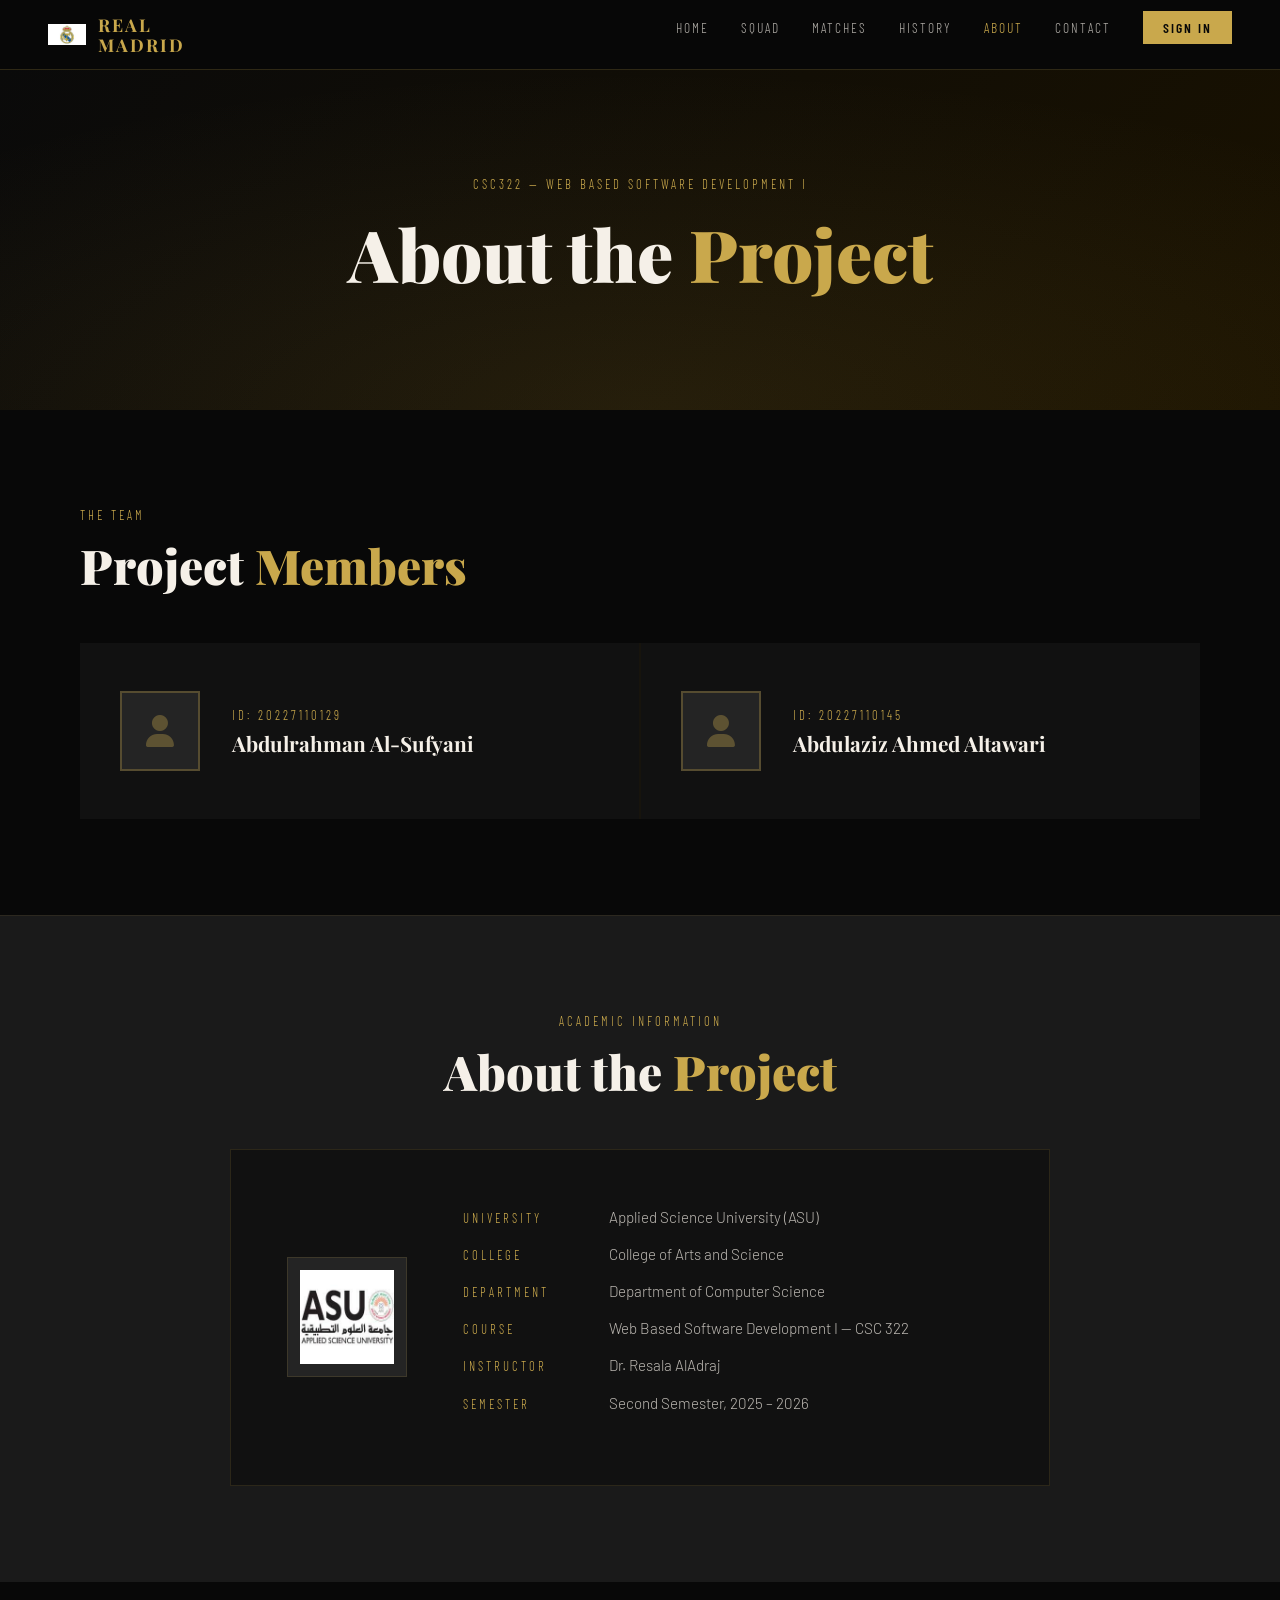
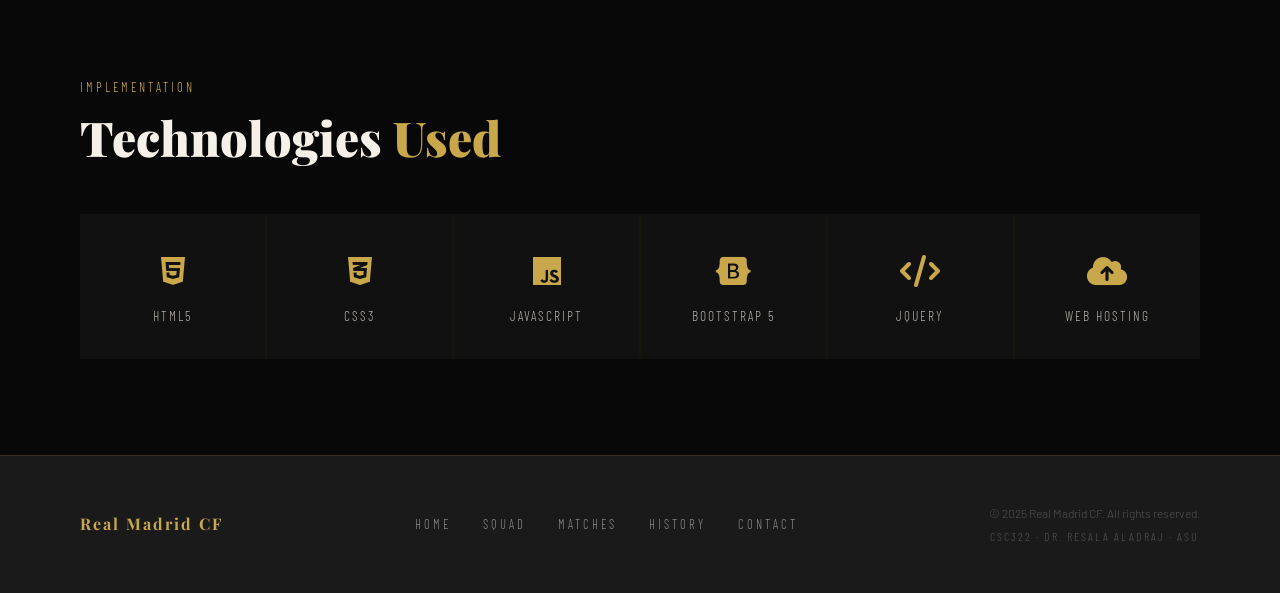
<file: about.html>
<!DOCTYPE html>
<html lang="en">
<head>
  <meta charset="UTF-8"/>
  <meta name="viewport" content="width=device-width, initial-scale=1.0"/>
  <title>Real Madrid CF — About the Project</title>
  <link href="https://cdn.jsdelivr.net/npm/bootstrap@5.3.3/dist/css/bootstrap.min.css" rel="stylesheet"/>
  <link href="https://fonts.googleapis.com/css2?family=Playfair+Display:wght@700;900&family=Barlow:wght@300;400;600&family=Barlow+Condensed:wght@700;900&display=swap" rel="stylesheet"/>
  <link rel="stylesheet" href="https://cdnjs.cloudflare.com/ajax/libs/font-awesome/6.5.0/css/all.min.css"/>
  <link rel="stylesheet" href="css/style.css"/>
  <style>
    .about-page { padding-top: 70px; }
    .team-section { padding: 6rem 5rem; }
    .team-grid {
      display: grid; grid-template-columns: repeat(2,1fr);
      gap: 1.5px; background: rgba(201,168,76,0.08); margin-top: 3rem;
    }
    .team-card {
      background: var(--dark); padding: 3rem 2.5rem;
      display: flex; align-items: center; gap: 2rem;
      transition: background 0.3s;
    }
    .team-card:hover { background: var(--dark-2); }
    .team-avatar {
      width: 80px; height: 80px; flex-shrink: 0;
      border: 2px solid rgba(201,168,76,0.3);
      background: var(--dark-3);
      display: flex; align-items: center; justify-content: center;
      font-size: 2rem; color: rgba(201,168,76,0.35);
    }
    .team-id {
      font-family: 'Barlow Condensed', sans-serif;
      font-size: 0.85rem; letter-spacing: 3px;
      text-transform: uppercase; color: var(--gold); margin-bottom: 0.4rem;
    }
    .team-name {
      font-family: 'Playfair Display', serif;
      font-size: 1.3rem; font-weight: 700; line-height: 1.2;
    }
    .uni-section {
      padding: 6rem 5rem; background: var(--dark-2);
      border-top: 1px solid rgba(201,168,76,0.1);
    }
    .uni-card {
      max-width: 820px; margin: 3rem auto 0;
      background: var(--dark);
      border: 1px solid rgba(201,168,76,0.15);
      padding: 3.5rem;
      display: grid; grid-template-columns: auto 1fr;
      gap: 3.5rem; align-items: center;
    }
    .uni-logo {
      width: 120px; height: 120px;
      object-fit: contain;
      border: 1px solid rgba(201,168,76,0.15);
      padding: 0.75rem; background: var(--dark-3);
    }
    .uni-row {
      display: flex; gap: 1rem; align-items: baseline; margin-bottom: 0.9rem;
    }
    .uni-label {
      font-family: 'Barlow Condensed', sans-serif;
      font-size: 0.85rem; letter-spacing: 3px;
      text-transform: uppercase; color: var(--gold);
      flex-shrink: 0; min-width: 130px;
    }
    .uni-val { font-size: 0.95rem; color: rgba(245,240,232,0.75); line-height: 1.5; }
    .tech-section { padding: 6rem 5rem; }
    .tech-grid {
      display: grid; grid-template-columns: repeat(auto-fill, minmax(160px,1fr));
      gap: 1.5px; background: rgba(201,168,76,0.08); margin-top: 3rem;
    }
    .tech-card {
      background: var(--dark); padding: 2rem 1.5rem; text-align: center;
      transition: background 0.3s;
    }
    .tech-card:hover { background: var(--dark-2); }
    .tech-icon { font-size: 2rem; color: var(--gold); margin-bottom: 0.75rem; }
    .tech-name {
      font-family: 'Barlow Condensed', sans-serif;
      font-size: 0.85rem; letter-spacing: 2px;
      text-transform: uppercase; color: rgba(245,240,232,0.7);
    }
    @media (max-width: 900px) {
      .team-section, .uni-section, .tech-section { padding: 4rem 2rem; }
      .team-grid { grid-template-columns: 1fr; }
      .uni-card { grid-template-columns: 1fr; text-align: center; }
      .uni-logo { margin: 0 auto; }
      .uni-row { flex-direction: column; gap: 0.2rem; }
    }
  </style>
</head>
<body>

<nav>
  <a class="nav-logo" href="index.html">
    <img src="images/realmadrid.jpg" alt="Real Madrid" class="nav-logo-img"/>
    <div class="nav-brand">Real<br>Madrid</div>
  </a>
  <ul class="nav-links">
    <li><a href="index.html">Home</a></li>
    <li><a href="squad.html">Squad</a></li>
    <li><a href="matches.html">Matches</a></li>
    <li><a href="history.html">History</a></li>
    <li><a href="about.html" class="active-link">About</a></li>
    <li><a href="contact.html">Contact</a></li>
    <li><a href="login.html" class="nav-cta">Sign In</a></li>
  </ul>
</nav>

<div class="about-page">
  <div class="page-hero">
    <p class="page-hero-sub">CSC322 — Web Based Software Development I</p>
    <h1 class="page-hero-title">About the <span style="color:var(--gold)">Project</span></h1>
  </div>

  <!-- TEAM -->
  <section class="team-section">
    <p class="section-eyebrow">The Team</p>
    <h2 class="section-title">Project <span>Members</span></h2>
    <div class="team-grid">
      <div class="team-card">
        <div class="team-avatar"><i class="fas fa-user"></i></div>
        <div>
          <div class="team-id">ID: 20227110129</div>
          <div class="team-name">Abdulrahman Al-Sufyani</div>
        </div>
      </div>
      <div class="team-card">
        <div class="team-avatar"><i class="fas fa-user"></i></div>
        <div>
          <div class="team-id">ID: 20227110145</div>
          <div class="team-name">Abdulaziz Ahmed Altawari</div>
        </div>
      </div>
    </div>
  </section>

  <!-- UNIVERSITY -->
  <section class="uni-section">
    <p class="section-eyebrow" style="text-align:center;">Academic Information</p>
    <h2 class="section-title" style="text-align:center;">About the <span>Project</span></h2>
    <div class="uni-card">
      <img src="images/ASU.jpg" alt="ASU Logo" class="uni-logo"/>
      <div>
        <div class="uni-row"><span class="uni-label">University</span><span class="uni-val">Applied Science University (ASU)</span></div>
        <div class="uni-row"><span class="uni-label">College</span><span class="uni-val">College of Arts and Science</span></div>
        <div class="uni-row"><span class="uni-label">Department</span><span class="uni-val">Department of Computer Science</span></div>
        <div class="uni-row"><span class="uni-label">Course</span><span class="uni-val">Web Based Software Development I — CSC 322</span></div>
        <div class="uni-row"><span class="uni-label">Instructor</span><span class="uni-val">Dr. Resala AlAdraj</span></div>
        <div class="uni-row"><span class="uni-label">Semester</span><span class="uni-val">Second Semester, 2025 – 2026</span></div>
      </div>
    </div>
  </section>

  <!-- TECH STACK -->
  <section class="tech-section">
    <p class="section-eyebrow">Implementation</p>
    <h2 class="section-title">Technologies <span>Used</span></h2>
    <div class="tech-grid">
      <div class="tech-card"><div class="tech-icon"><i class="fab fa-html5"></i></div><div class="tech-name">HTML5</div></div>
      <div class="tech-card"><div class="tech-icon"><i class="fab fa-css3-alt"></i></div><div class="tech-name">CSS3</div></div>
      <div class="tech-card"><div class="tech-icon"><i class="fab fa-js"></i></div><div class="tech-name">JavaScript</div></div>
      <div class="tech-card"><div class="tech-icon"><i class="fab fa-bootstrap"></i></div><div class="tech-name">Bootstrap 5</div></div>
      <div class="tech-card"><div class="tech-icon"><i class="fas fa-code"></i></div><div class="tech-name">jQuery</div></div>
      <div class="tech-card"><div class="tech-icon"><i class="fas fa-cloud-upload-alt"></i></div><div class="tech-name">Web Hosting</div></div>
    </div>
  </section>
</div>

<footer>
  <div class="footer-brand">Real Madrid CF</div>
  <div class="footer-links">
    <a href="index.html">Home</a><a href="squad.html">Squad</a>
    <a href="matches.html">Matches</a><a href="history.html">History</a><a href="contact.html">Contact</a>
  </div>
  <div>
    <div class="footer-copy">© 2025 Real Madrid CF. All rights reserved.</div>
    <div class="footer-project">CSC322 · Dr. Resala AlAdraj · ASU</div>
  </div>
</footer>
<script src="https://cdn.jsdelivr.net/npm/bootstrap@5.3.3/dist/js/bootstrap.bundle.min.js"></script>
<script src="https://code.jquery.com/jquery-3.7.1.min.js"></script>
<script src="js/main.js"></script>
</body>
</html>
</file>
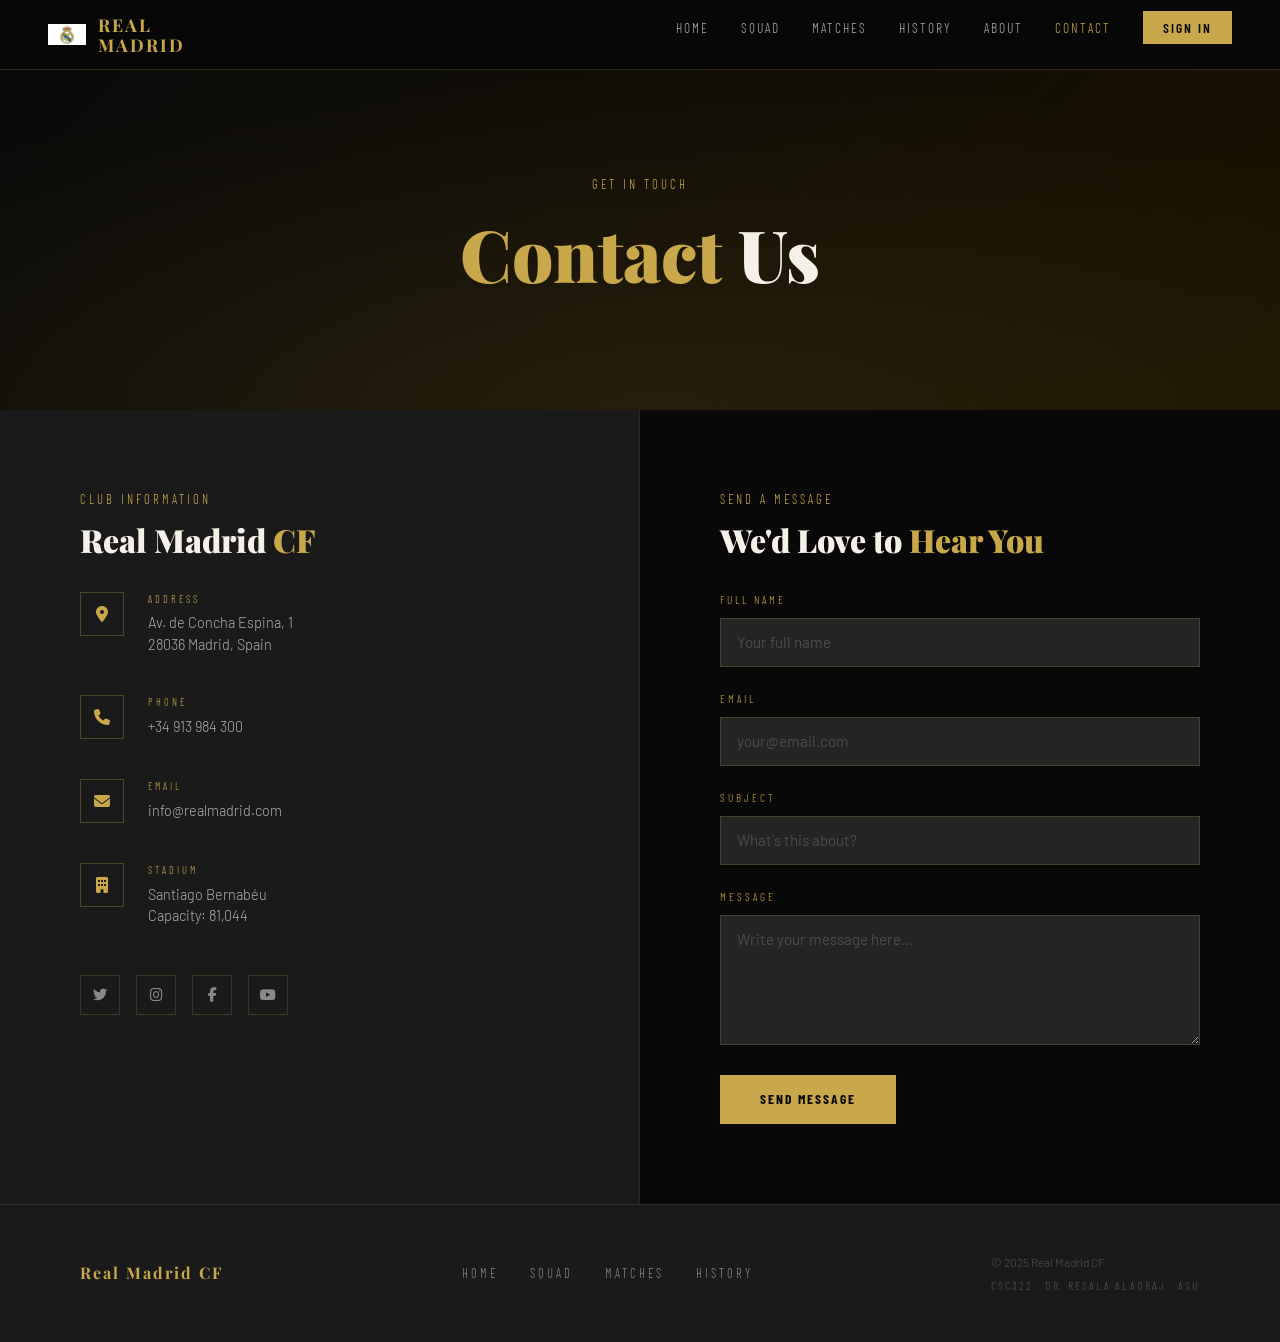
<file: contact.html>
<!DOCTYPE html>
<html lang="en">
<head>
  <meta charset="UTF-8"/>
  <meta name="viewport" content="width=device-width, initial-scale=1.0"/>
  <title>Real Madrid CF — Contact</title>
  <link href="https://cdn.jsdelivr.net/npm/bootstrap@5.3.3/dist/css/bootstrap.min.css" rel="stylesheet"/>
  <link href="https://fonts.googleapis.com/css2?family=Playfair+Display:wght@700;900&family=Barlow:wght@300;400;600&family=Barlow+Condensed:wght@700;900&display=swap" rel="stylesheet"/>
  <link rel="stylesheet" href="https://cdnjs.cloudflare.com/ajax/libs/font-awesome/6.5.0/css/all.min.css"/>
  <link rel="stylesheet" href="css/style.css"/>
</head>
<body>
<nav>
  <a class="nav-logo" href="index.html">
    <img src="images/realmadrid.jpg" alt="Real Madrid" class="nav-logo-img"/>
    <div class="nav-brand">Real<br>Madrid</div>
  </a>
  <ul class="nav-links">
    <li><a href="index.html">Home</a></li>
    <li><a href="squad.html">Squad</a></li>
    <li><a href="matches.html">Matches</a></li>
    <li><a href="history.html">History</a></li>
    <li><a href="about.html">About</a></li>
    <li><a href="contact.html" class="active-link">Contact</a></li>
    <li><a href="login.html" class="nav-cta">Sign In</a></li>
  </ul>
</nav>
<div class="rm-toast" id="toast"><div class="toast-title" id="toast-title"></div><div class="toast-msg" id="toast-msg"></div></div>
<div style="padding-top:70px;">
  <div class="page-hero">
    <p class="page-hero-sub">Get in Touch</p>
    <h1 class="page-hero-title"><span style="color:var(--gold)">Contact</span> Us</h1>
  </div>
  <div class="contact-layout">
    <div class="contact-info">
      <p class="section-eyebrow">Club Information</p>
      <h2 class="section-title" style="font-size:2rem;margin-bottom:2rem;">Real Madrid <span>CF</span></h2>
      <div class="contact-item"><div class="contact-icon"><i class="fas fa-map-marker-alt"></i></div><div><div class="contact-item-label">Address</div><div class="contact-item-text">Av. de Concha Espina, 1<br>28036 Madrid, Spain</div></div></div>
      <div class="contact-item"><div class="contact-icon"><i class="fas fa-phone"></i></div><div><div class="contact-item-label">Phone</div><div class="contact-item-text">+34 913 984 300</div></div></div>
      <div class="contact-item"><div class="contact-icon"><i class="fas fa-envelope"></i></div><div><div class="contact-item-label">Email</div><div class="contact-item-text">info@realmadrid.com</div></div></div>
      <div class="contact-item"><div class="contact-icon"><i class="fas fa-building"></i></div><div><div class="contact-item-label">Stadium</div><div class="contact-item-text">Santiago Bernabéu<br>Capacity: 81,044</div></div></div>
      <div class="social-icons">
        <a class="social-icon" href="#"><i class="fab fa-twitter"></i></a>
        <a class="social-icon" href="#"><i class="fab fa-instagram"></i></a>
        <a class="social-icon" href="#"><i class="fab fa-facebook-f"></i></a>
        <a class="social-icon" href="#"><i class="fab fa-youtube"></i></a>
      </div>
    </div>
    <div class="contact-form-wrap">
      <p class="section-eyebrow">Send a Message</p>
      <h2 class="section-title" style="font-size:2rem;margin-bottom:2rem;">We'd Love to <span>Hear You</span></h2>
      <div class="form-group"><label class="form-label">Full Name</label><input type="text" class="form-input" placeholder="Your full name" id="c-name"/></div>
      <div class="form-group"><label class="form-label">Email</label><input type="email" class="form-input" placeholder="your@email.com" id="c-email"/></div>
      <div class="form-group"><label class="form-label">Subject</label><input type="text" class="form-input" placeholder="What's this about?" id="c-subject"/></div>
      <div class="form-group"><label class="form-label">Message</label><textarea class="textarea-input" placeholder="Write your message here..." id="c-message"></textarea></div>
      <button class="btn-gold" style="padding:14px 40px;" onclick="handleContact()">Send Message</button>
    </div>
  </div>
</div>
<footer>
  <div class="footer-brand">Real Madrid CF</div>
  <div class="footer-links">
    <a href="index.html">Home</a><a href="squad.html">Squad</a>
    <a href="matches.html">Matches</a><a href="history.html">History</a>
  </div>
  <div>
    <div class="footer-copy">© 2025 Real Madrid CF</div>
    <div class="footer-project">CSC322 · Dr. Resala AlAdraj · ASU</div>
  </div>
</footer>
<script src="https://cdn.jsdelivr.net/npm/bootstrap@5.3.3/dist/js/bootstrap.bundle.min.js"></script>
<script src="https://code.jquery.com/jquery-3.7.1.min.js"></script>
<script src="js/main.js"></script>
</body>
</html>
</file>
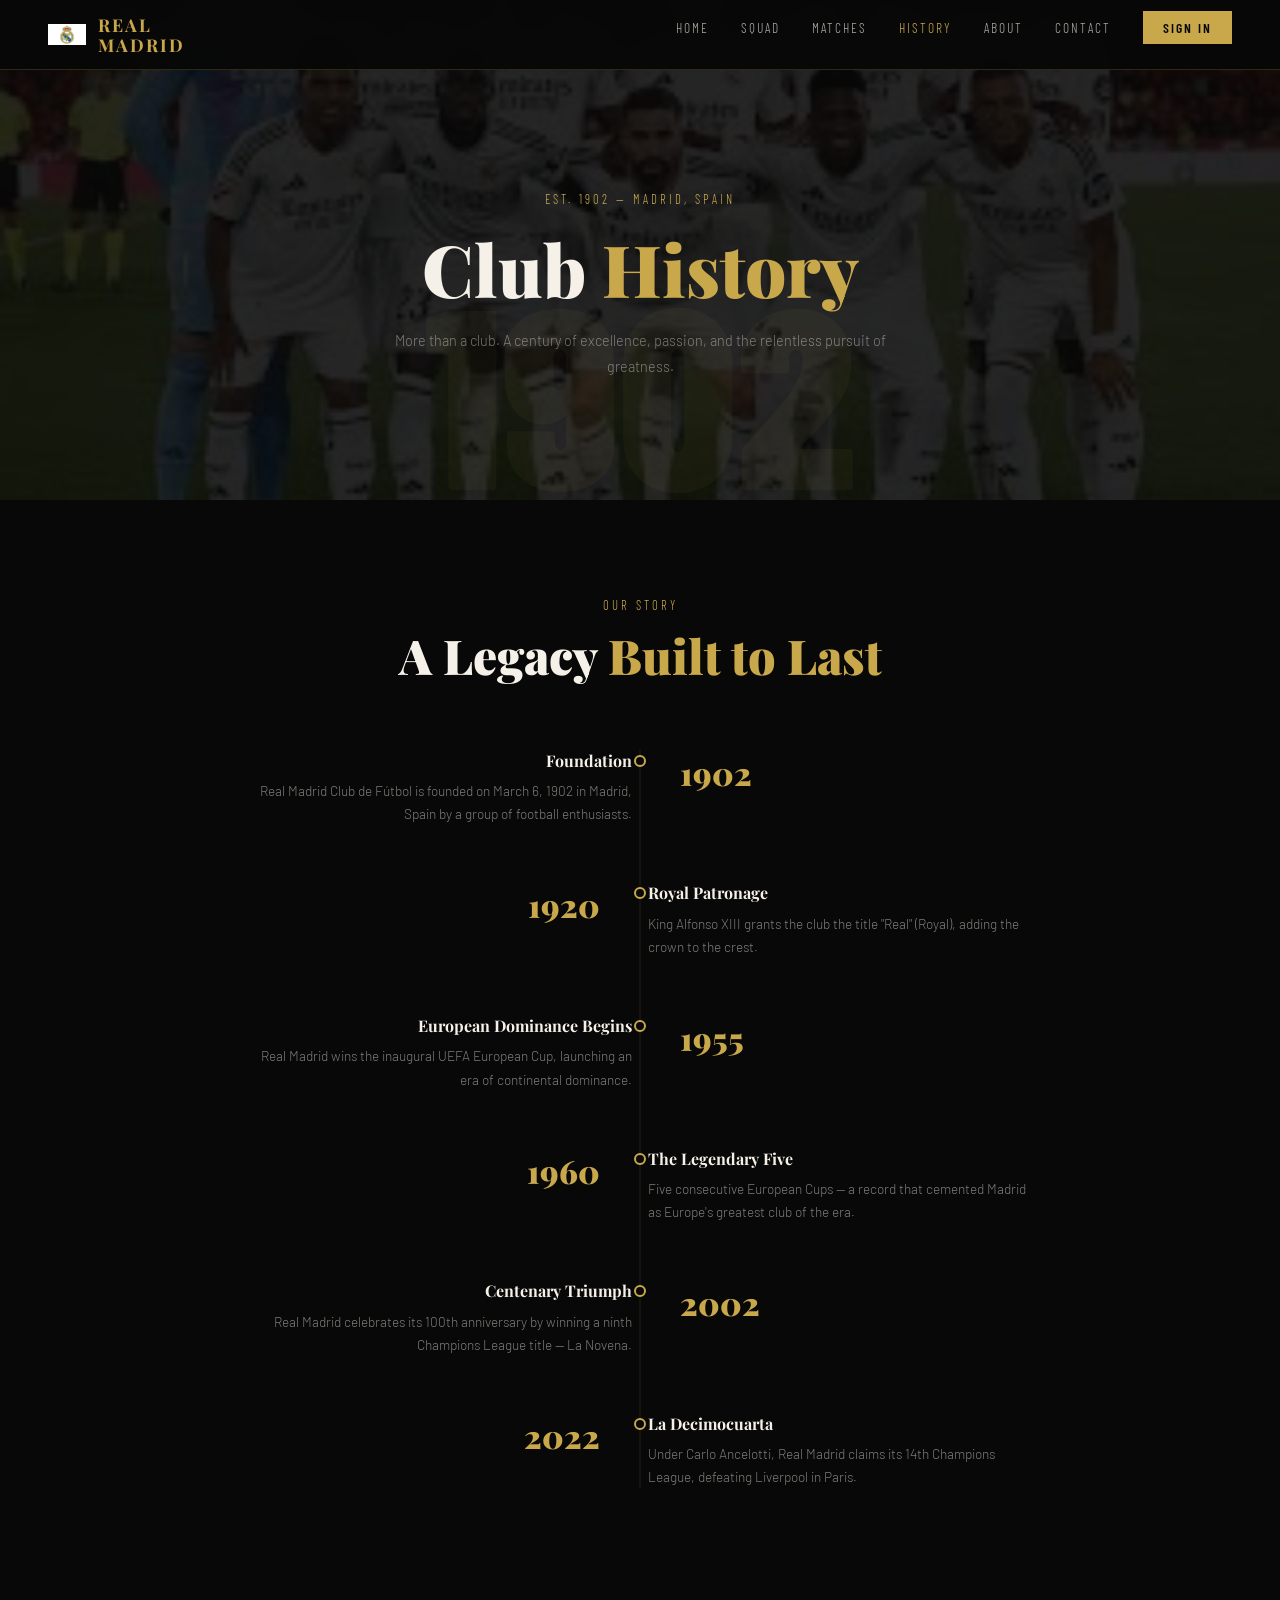
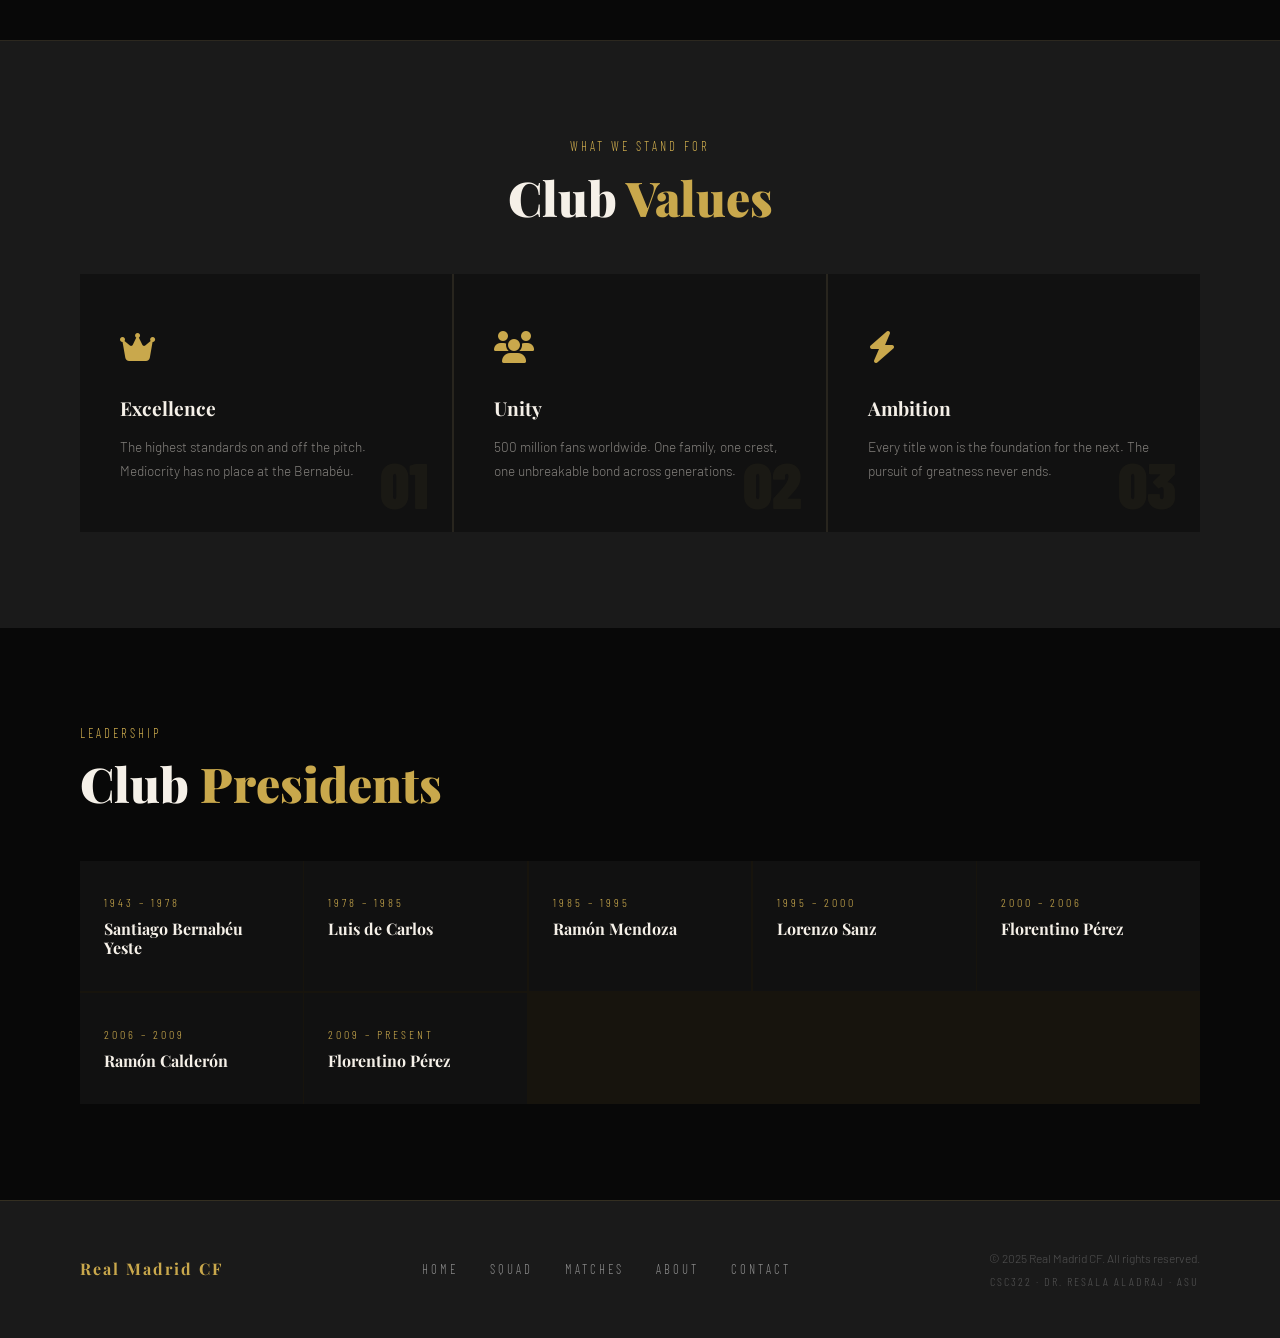
<file: history.html>
<!DOCTYPE html>
<html lang="en">
<head>
  <meta charset="UTF-8"/>
  <meta name="viewport" content="width=device-width, initial-scale=1.0"/>
  <title>Real Madrid CF — History</title>
  <link href="https://cdn.jsdelivr.net/npm/bootstrap@5.3.3/dist/css/bootstrap.min.css" rel="stylesheet"/>
  <link href="https://fonts.googleapis.com/css2?family=Playfair+Display:wght@700;900&family=Barlow:wght@300;400;600&family=Barlow+Condensed:wght@700;900&display=swap" rel="stylesheet"/>
  <link rel="stylesheet" href="https://cdnjs.cloudflare.com/ajax/libs/font-awesome/6.5.0/css/all.min.css"/>
  <link rel="stylesheet" href="css/style.css"/>
  <style>
    .history-hero {
      padding-top: 70px; height: 500px;
      position: relative; overflow: hidden;
      display: flex; flex-direction: column;
      align-items: center; justify-content: center; text-align: center;
    }
    .history-hero-bg {
      position: absolute; inset: 0;
      background: url('images/squad.jpg') center center / cover no-repeat;
      opacity: 0.12;
    }
    .history-hero::before {
      content: ''; position: absolute; inset: 0;
      background: linear-gradient(to bottom, rgba(8,8,8,0.6) 0%, rgba(8,8,8,0.95) 100%);
    }
    .history-hero-content { position: relative; z-index: 2; padding: 0 2rem; }
    .history-hero-year {
      position: absolute; bottom: -1rem;
      font-family: 'Barlow Condensed', sans-serif;
      font-size: clamp(8rem,20vw,16rem); font-weight: 900;
      color: rgba(201,168,76,0.05); line-height: 1;
      pointer-events: none; user-select: none;
    }
    /* Timeline */
    .timeline-section { padding: 6rem 5rem; }
    .timeline { position: relative; max-width: 800px; margin: 4rem auto 0; }
    .timeline::before {
      content: ''; position: absolute; left: 50%; top: 0; bottom: 0;
      width: 1px; background: rgba(201,168,76,0.15); transform: translateX(-50%);
    }
    .timeline-item {
      display: flex; gap: 3rem; align-items: flex-start;
      margin-bottom: 3.5rem; position: relative;
      opacity: 0; transform: translateY(20px);
      transition: opacity 0.6s, transform 0.6s;
    }
    .timeline-item.visible { opacity: 1; transform: translateY(0); }
    .timeline-item:nth-child(odd) { flex-direction: row-reverse; text-align: right; }
    .timeline-item:nth-child(odd) .timeline-content { align-items: flex-end; }
    .timeline-dot {
      position: absolute; left: 50%; top: 6px;
      width: 12px; height: 12px;
      border: 2px solid var(--gold); background: var(--black);
      border-radius: 50%; transform: translateX(-50%); z-index: 2;
    }
    .timeline-year-badge { min-width: calc(50% - 2.5rem); text-align: right; }
    .timeline-item:nth-child(odd) .timeline-year-badge { text-align: left; }
    .timeline-year { font-family: 'Playfair Display', serif; font-size: 2rem; font-weight: 900; color: var(--gold); }
    .timeline-content { display: flex; flex-direction: column; min-width: calc(50% - 2.5rem); }
    .timeline-title { font-family: 'Playfair Display', serif; font-size: 1rem; font-weight: 700; margin-bottom: 0.4rem; }
    .timeline-text { font-size: 0.85rem; color: rgba(245,240,232,0.5); line-height: 1.7; }
    /* Values */
    .values-section { padding: 6rem 5rem; background: var(--dark-2); border-top: 1px solid rgba(201,168,76,0.1); }
    .values-grid { display: grid; grid-template-columns: repeat(3,1fr); gap: 1.5px; background: rgba(201,168,76,0.08); margin-top: 3rem; }
    .value-card { background: var(--dark); padding: 3rem 2.5rem; position: relative; overflow: hidden; transition: background 0.3s; }
    .value-card:hover { background: var(--dark-2); }
    .value-icon { font-size: 2rem; color: var(--gold); margin-bottom: 1.5rem; display: block; }
    .value-title { font-family: 'Playfair Display', serif; font-size: 1.2rem; font-weight: 700; margin-bottom: 0.75rem; }
    .value-text { font-size: 0.85rem; color: rgba(245,240,232,0.5); line-height: 1.8; }
    .value-num { position: absolute; bottom: 1rem; right: 1.5rem; font-family: 'Barlow Condensed', sans-serif; font-size: 4rem; font-weight: 900; color: rgba(201,168,76,0.05); line-height: 1; }
    /* Presidents */
    .presidents-section { padding: 6rem 5rem; }
    .presidents-grid { display: grid; grid-template-columns: repeat(auto-fill,minmax(200px,1fr)); gap: 1.5px; background: rgba(201,168,76,0.08); margin-top: 3rem; }
    .president-card { background: var(--dark); padding: 2rem 1.5rem; border-bottom: 2px solid transparent; transition: border-color 0.3s, background 0.3s; }
    .president-card:hover { border-color: var(--gold); background: var(--dark-2); }
    .president-era { font-family: 'Barlow Condensed', sans-serif; font-size: 0.75rem; letter-spacing: 3px; text-transform: uppercase; color: var(--gold); margin-bottom: 0.5rem; }
    .president-name { font-family: 'Playfair Display', serif; font-size: 1rem; font-weight: 700; line-height: 1.2; }
    @media (max-width: 900px) {
      .timeline-section, .values-section, .presidents-section { padding: 4rem 2rem; }
      .values-grid { grid-template-columns: 1fr; }
      .timeline::before { left: 20px; }
      .timeline-item, .timeline-item:nth-child(odd) { flex-direction: column; text-align: left; padding-left: 3rem; }
      .timeline-dot { left: 20px; }
      .timeline-item:nth-child(odd) .timeline-content { align-items: flex-start; }
      .timeline-year-badge { min-width: unset; }
    }
  </style>
</head>
<body>

<nav>
  <a class="nav-logo" href="index.html">
    <img src="images/realmadrid.jpg" alt="Real Madrid" class="nav-logo-img"/>
    <div class="nav-brand">Real<br>Madrid</div>
  </a>
  <ul class="nav-links">
    <li><a href="index.html">Home</a></li>
    <li><a href="squad.html">Squad</a></li>
    <li><a href="matches.html">Matches</a></li>
    <li><a href="history.html" class="active-link">History</a></li>
    <li><a href="about.html">About</a></li>
    <li><a href="contact.html">Contact</a></li>
    <li><a href="login.html" class="nav-cta">Sign In</a></li>
  </ul>
</nav>

<!-- HERO -->
<div class="history-hero">
  <div class="history-hero-bg"></div>
  <div class="history-hero-year">1902</div>
  <div class="history-hero-content">
    <p class="page-hero-sub">Est. 1902 — Madrid, Spain</p>
    <h1 class="page-hero-title" style="font-size:clamp(2.5rem,6vw,4.5rem);">
      Club <span style="color:var(--gold)">History</span>
    </h1>
    <p style="font-size:0.9rem;color:rgba(245,240,232,0.45);max-width:500px;margin:1rem auto 0;line-height:1.8;">
      More than a club. A century of excellence, passion, and the relentless pursuit of greatness.
    </p>
  </div>
</div>

<!-- TIMELINE -->
<section class="timeline-section">
  <p class="section-eyebrow" style="text-align:center;">Our Story</p>
  <h2 class="section-title" style="text-align:center;">A Legacy <span>Built to Last</span></h2>
  <div class="timeline">
    <div class="timeline-item">
      <div class="timeline-year-badge"><div class="timeline-year">1902</div></div>
      <div class="timeline-dot"></div>
      <div class="timeline-content">
        <div class="timeline-title">Foundation</div>
        <div class="timeline-text">Real Madrid Club de Fútbol is founded on March 6, 1902 in Madrid, Spain by a group of football enthusiasts.</div>
      </div>
    </div>
    <div class="timeline-item">
      <div class="timeline-year-badge"><div class="timeline-year">1920</div></div>
      <div class="timeline-dot"></div>
      <div class="timeline-content">
        <div class="timeline-title">Royal Patronage</div>
        <div class="timeline-text">King Alfonso XIII grants the club the title "Real" (Royal), adding the crown to the crest.</div>
      </div>
    </div>
    <div class="timeline-item">
      <div class="timeline-year-badge"><div class="timeline-year">1955</div></div>
      <div class="timeline-dot"></div>
      <div class="timeline-content">
        <div class="timeline-title">European Dominance Begins</div>
        <div class="timeline-text">Real Madrid wins the inaugural UEFA European Cup, launching an era of continental dominance.</div>
      </div>
    </div>
    <div class="timeline-item">
      <div class="timeline-year-badge"><div class="timeline-year">1960</div></div>
      <div class="timeline-dot"></div>
      <div class="timeline-content">
        <div class="timeline-title">The Legendary Five</div>
        <div class="timeline-text">Five consecutive European Cups — a record that cemented Madrid as Europe's greatest club of the era.</div>
      </div>
    </div>
    <div class="timeline-item">
      <div class="timeline-year-badge"><div class="timeline-year">2002</div></div>
      <div class="timeline-dot"></div>
      <div class="timeline-content">
        <div class="timeline-title">Centenary Triumph</div>
        <div class="timeline-text">Real Madrid celebrates its 100th anniversary by winning a ninth Champions League title — La Novena.</div>
      </div>
    </div>
    <div class="timeline-item">
      <div class="timeline-year-badge"><div class="timeline-year">2022</div></div>
      <div class="timeline-dot"></div>
      <div class="timeline-content">
        <div class="timeline-title">La Decimocuarta</div>
        <div class="timeline-text">Under Carlo Ancelotti, Real Madrid claims its 14th Champions League, defeating Liverpool in Paris.</div>
      </div>
    </div>
  </div>
</section>

<!-- VALUES -->
<section class="values-section">
  <p class="section-eyebrow" style="text-align:center;">What We Stand For</p>
  <h2 class="section-title" style="text-align:center;">Club <span>Values</span></h2>
  <div class="values-grid">
    <div class="value-card">
      <span class="value-icon"><i class="fas fa-crown"></i></span>
      <div class="value-title">Excellence</div>
      <div class="value-text">The highest standards on and off the pitch. Mediocrity has no place at the Bernabéu.</div>
      <div class="value-num">01</div>
    </div>
    <div class="value-card">
      <span class="value-icon"><i class="fas fa-users"></i></span>
      <div class="value-title">Unity</div>
      <div class="value-text">500 million fans worldwide. One family, one crest, one unbreakable bond across generations.</div>
      <div class="value-num">02</div>
    </div>
    <div class="value-card">
      <span class="value-icon"><i class="fas fa-bolt"></i></span>
      <div class="value-title">Ambition</div>
      <div class="value-text">Every title won is the foundation for the next. The pursuit of greatness never ends.</div>
      <div class="value-num">03</div>
    </div>
  </div>
</section>

<!-- PRESIDENTS -->
<section class="presidents-section">
  <p class="section-eyebrow">Leadership</p>
  <h2 class="section-title">Club <span>Presidents</span></h2>
  <div class="presidents-grid">
    <div class="president-card"><div class="president-era">1943 – 1978</div><div class="president-name">Santiago Bernabéu Yeste</div></div>
    <div class="president-card"><div class="president-era">1978 – 1985</div><div class="president-name">Luis de Carlos</div></div>
    <div class="president-card"><div class="president-era">1985 – 1995</div><div class="president-name">Ramón Mendoza</div></div>
    <div class="president-card"><div class="president-era">1995 – 2000</div><div class="president-name">Lorenzo Sanz</div></div>
    <div class="president-card"><div class="president-era">2000 – 2006</div><div class="president-name">Florentino Pérez</div></div>
    <div class="president-card"><div class="president-era">2006 – 2009</div><div class="president-name">Ramón Calderón</div></div>
    <div class="president-card"><div class="president-era">2009 – Present</div><div class="president-name">Florentino Pérez</div></div>
  </div>
</section>

<footer>
  <div class="footer-brand">Real Madrid CF</div>
  <div class="footer-links">
    <a href="index.html">Home</a><a href="squad.html">Squad</a>
    <a href="matches.html">Matches</a><a href="about.html">About</a><a href="contact.html">Contact</a>
  </div>
  <div>
    <div class="footer-copy">© 2025 Real Madrid CF. All rights reserved.</div>
    <div class="footer-project">CSC322 · Dr. Resala AlAdraj · ASU</div>
  </div>
</footer>
<script src="https://cdn.jsdelivr.net/npm/bootstrap@5.3.3/dist/js/bootstrap.bundle.min.js"></script>
<script src="https://code.jquery.com/jquery-3.7.1.min.js"></script>
<script src="js/main.js"></script>
<script>
$(document).ready(function () {
  const observer = new IntersectionObserver((entries) => {
    entries.forEach(e => { if (e.isIntersecting) $(e.target).addClass('visible'); });
  }, { threshold: 0.2 });
  document.querySelectorAll('.timeline-item').forEach(el => observer.observe(el));
});
</script>
</body>
</html>
</file>
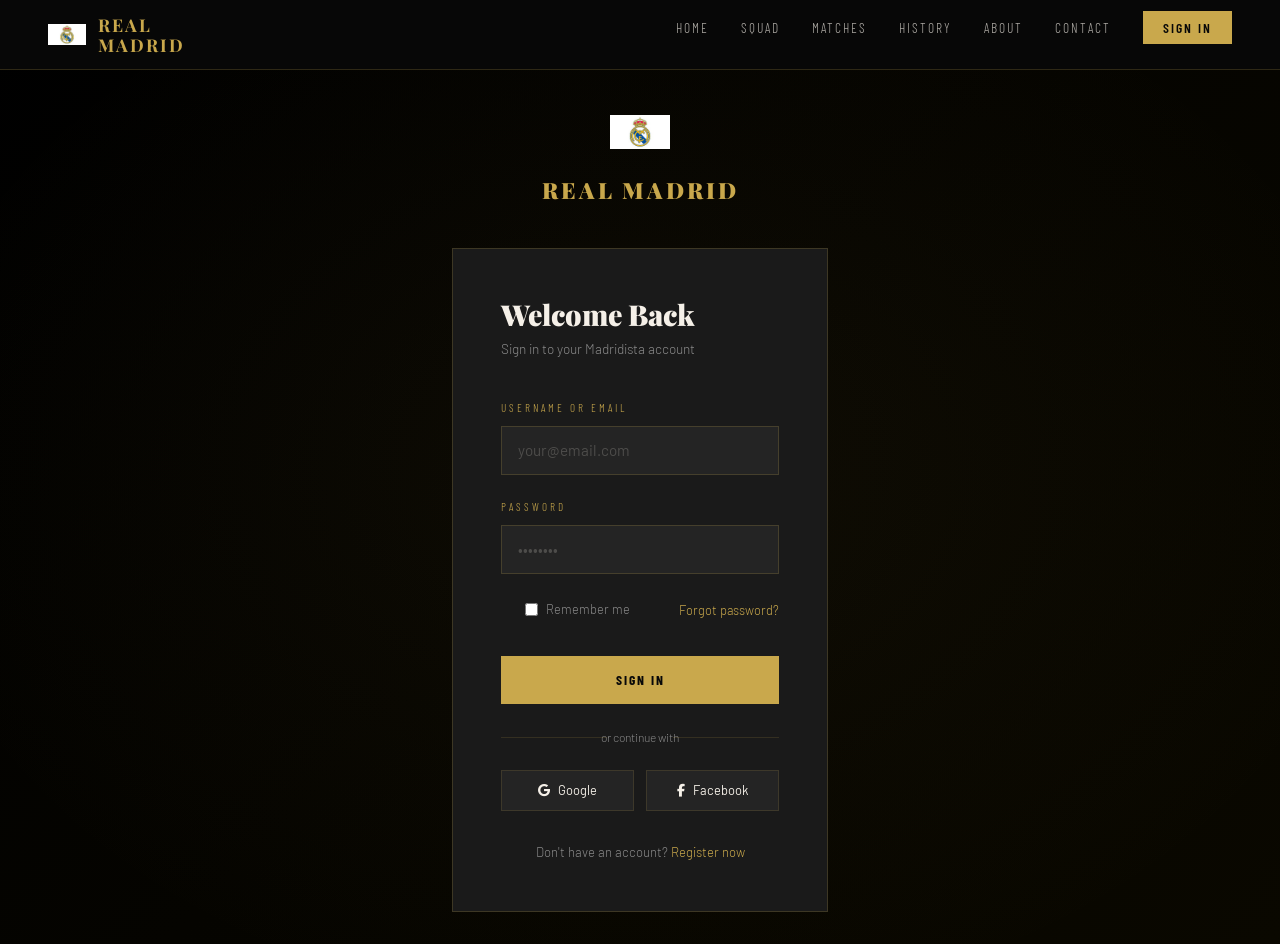
<file: login.html>
<!DOCTYPE html>
<html lang="en">
<head>
  <meta charset="UTF-8"/>
  <meta name="viewport" content="width=device-width, initial-scale=1.0"/>
  <title>Real Madrid CF — Sign In</title>
  <link href="https://cdn.jsdelivr.net/npm/bootstrap@5.3.3/dist/css/bootstrap.min.css" rel="stylesheet"/>
  <link href="https://fonts.googleapis.com/css2?family=Playfair+Display:wght@700;900&family=Barlow:wght@300;400;600&family=Barlow+Condensed:wght@700;900&display=swap" rel="stylesheet"/>
  <link rel="stylesheet" href="https://cdnjs.cloudflare.com/ajax/libs/font-awesome/6.5.0/css/all.min.css"/>
  <link rel="stylesheet" href="css/style.css"/>
</head>
<body>
<nav>
  <a class="nav-logo" href="index.html">
    <img src="images/realmadrid.jpg" alt="Real Madrid" class="nav-logo-img"/>
    <div class="nav-brand">Real<br>Madrid</div>
  </a>
  <ul class="nav-links">
    <li><a href="index.html">Home</a></li>
    <li><a href="squad.html">Squad</a></li>
    <li><a href="matches.html">Matches</a></li>
    <li><a href="history.html">History</a></li>
    <li><a href="about.html">About</a></li>
    <li><a href="contact.html">Contact</a></li>
    <li><a href="login.html" class="nav-cta active-link">Sign In</a></li>
  </ul>
</nav>
<div class="rm-toast" id="toast"><div class="toast-title" id="toast-title"></div><div class="toast-msg" id="toast-msg"></div></div>
<div style="padding-top:70px;min-height:100vh;background:linear-gradient(135deg,#000 0%,#0a0800 100%);display:flex;align-items:center;justify-content:center;position:relative;">
  <div style="position:absolute;inset:0;background:radial-gradient(ellipse 60% 60% at 50% 50%,rgba(201,168,76,0.05),transparent);"></div>
  <div class="login-wrap">
    <div class="login-logo">
      <img src="images/realmadrid.jpg" alt="Real Madrid" style="width:60px;height:60px;object-fit:contain;"/>
      <div class="login-logo-text">Real Madrid</div>
    </div>
    <div class="login-box">
      <h2 class="login-title">Welcome Back</h2>
      <p class="login-sub">Sign in to your Madridista account</p>
      <div class="form-group"><label class="form-label">Username or Email</label><input type="text" class="form-input" placeholder="your@email.com" id="login-email"/></div>
      <div class="form-group"><label class="form-label">Password</label><input type="password" class="form-input" placeholder="••••••••" id="login-pass"/></div>
      <div class="form-check-group">
        <div class="form-check"><input type="checkbox" id="remember"/><label for="remember">Remember me</label></div>
        <a class="forgot-link" href="#">Forgot password?</a>
      </div>
      <button class="btn-gold" style="width:100%;padding:14px;" onclick="handleLogin()">Sign In</button>
      <div class="login-divider">or continue with</div>
      <div class="social-btns">
        <button class="social-btn"><i class="fab fa-google"></i> Google</button>
        <button class="social-btn"><i class="fab fa-facebook-f"></i> Facebook</button>
      </div>
      <div class="register-link">Don't have an account? <a href="register.html" style="color:var(--gold);text-decoration:none;">Register now</a></div>
    </div>
  </div>
</div>
<script src="https://cdn.jsdelivr.net/npm/bootstrap@5.3.3/dist/js/bootstrap.bundle.min.js"></script>
<script src="https://code.jquery.com/jquery-3.7.1.min.js"></script>
<script src="js/main.js"></script>
</body>
</html>
</file>
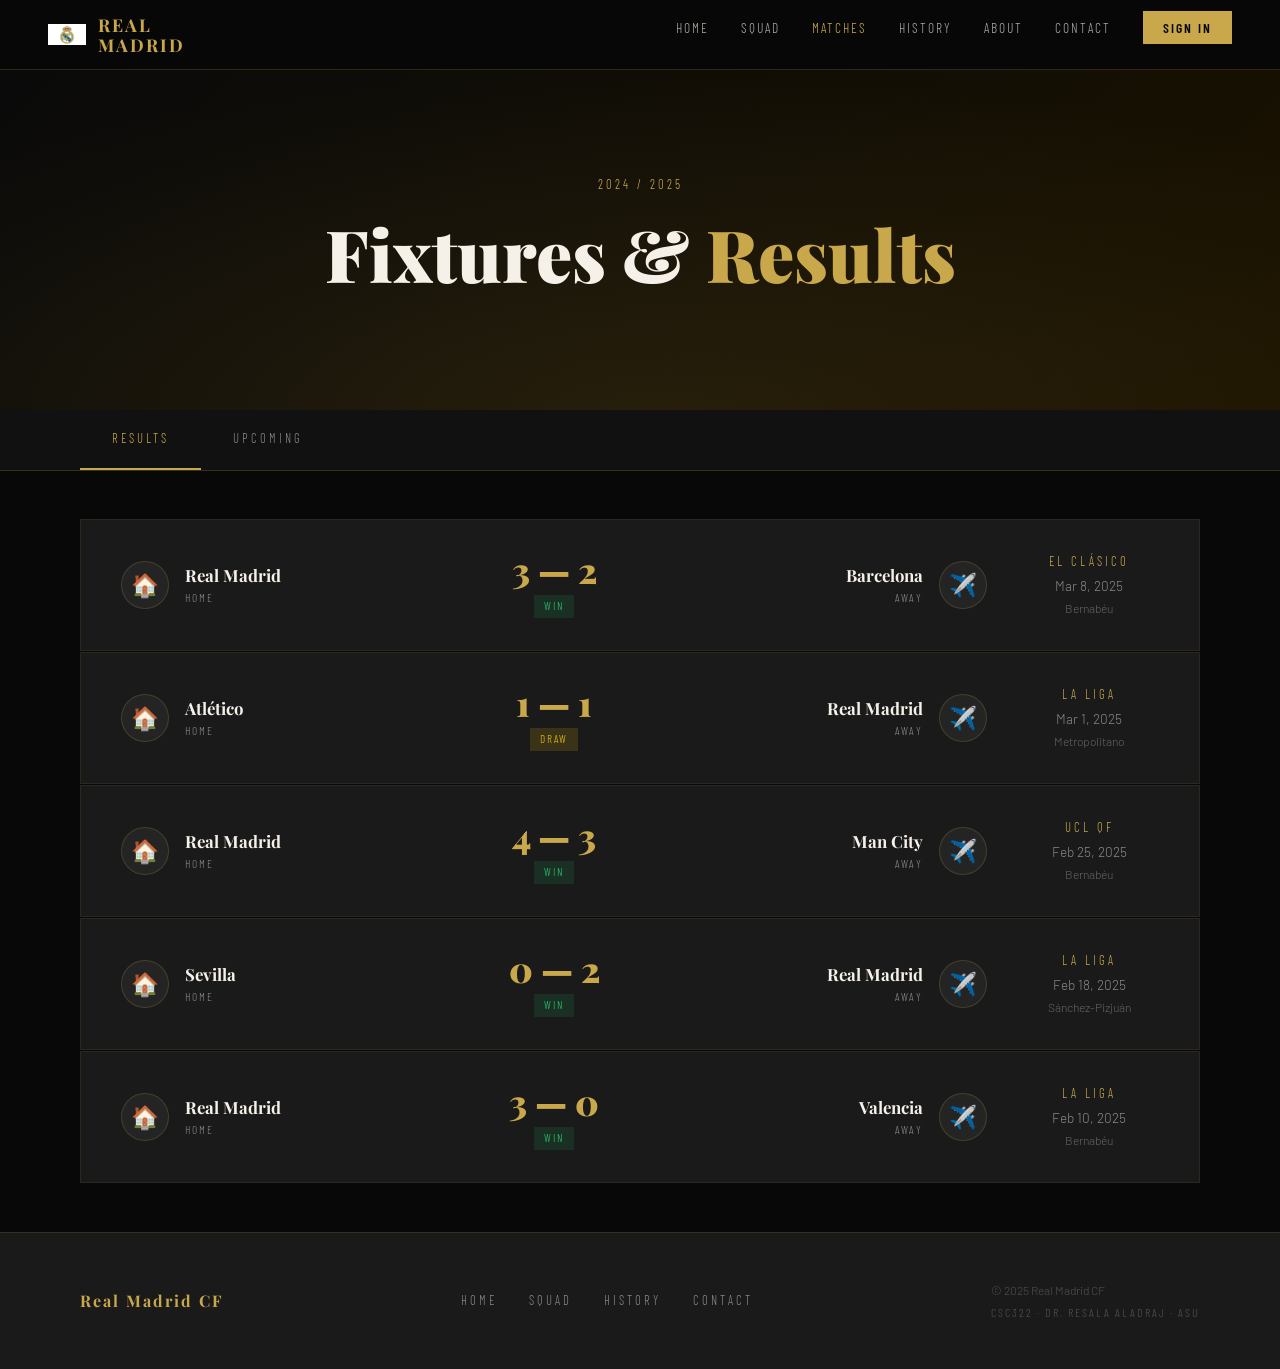
<file: matches.html>
<!DOCTYPE html>
<html lang="en">
<head>
  <meta charset="UTF-8"/>
  <meta name="viewport" content="width=device-width, initial-scale=1.0"/>
  <title>Real Madrid CF — Matches</title>
  <link href="https://cdn.jsdelivr.net/npm/bootstrap@5.3.3/dist/css/bootstrap.min.css" rel="stylesheet"/>
  <link href="https://fonts.googleapis.com/css2?family=Playfair+Display:wght@700;900&family=Barlow:wght@300;400;600&family=Barlow+Condensed:wght@700;900&display=swap" rel="stylesheet"/>
  <link rel="stylesheet" href="https://cdnjs.cloudflare.com/ajax/libs/font-awesome/6.5.0/css/all.min.css"/>
  <link rel="stylesheet" href="css/style.css"/>
</head>
<body>
<nav>
  <a class="nav-logo" href="index.html">
    <img src="images/realmadrid.jpg" alt="Real Madrid" class="nav-logo-img"/>
    <div class="nav-brand">Real<br>Madrid</div>
  </a>
  <ul class="nav-links">
    <li><a href="index.html">Home</a></li>
    <li><a href="squad.html">Squad</a></li>
    <li><a href="matches.html" class="active-link">Matches</a></li>
    <li><a href="history.html">History</a></li>
    <li><a href="about.html">About</a></li>
    <li><a href="contact.html">Contact</a></li>
    <li><a href="login.html" class="nav-cta">Sign In</a></li>
  </ul>
</nav>
<div style="padding-top:70px;">
  <div class="page-hero">
    <p class="page-hero-sub">2024 / 2025</p>
    <h1 class="page-hero-title">Fixtures & <span style="color:var(--gold)">Results</span></h1>
  </div>
  <div class="match-tabs">
    <div class="match-tab active" onclick="switchMatchTab('results',this)">Results</div>
    <div class="match-tab" onclick="switchMatchTab('upcoming',this)">Upcoming</div>
  </div>
  <div class="matches-list" id="matches-list"></div>
</div>
<footer>
  <div class="footer-brand">Real Madrid CF</div>
  <div class="footer-links">
    <a href="index.html">Home</a><a href="squad.html">Squad</a>
    <a href="history.html">History</a><a href="contact.html">Contact</a>
  </div>
  <div>
    <div class="footer-copy">© 2025 Real Madrid CF</div>
    <div class="footer-project">CSC322 · Dr. Resala AlAdraj · ASU</div>
  </div>
</footer>
<script src="https://cdn.jsdelivr.net/npm/bootstrap@5.3.3/dist/js/bootstrap.bundle.min.js"></script>
<script src="https://code.jquery.com/jquery-3.7.1.min.js"></script>
<script src="js/main.js"></script>
</body>
</html>
</file>
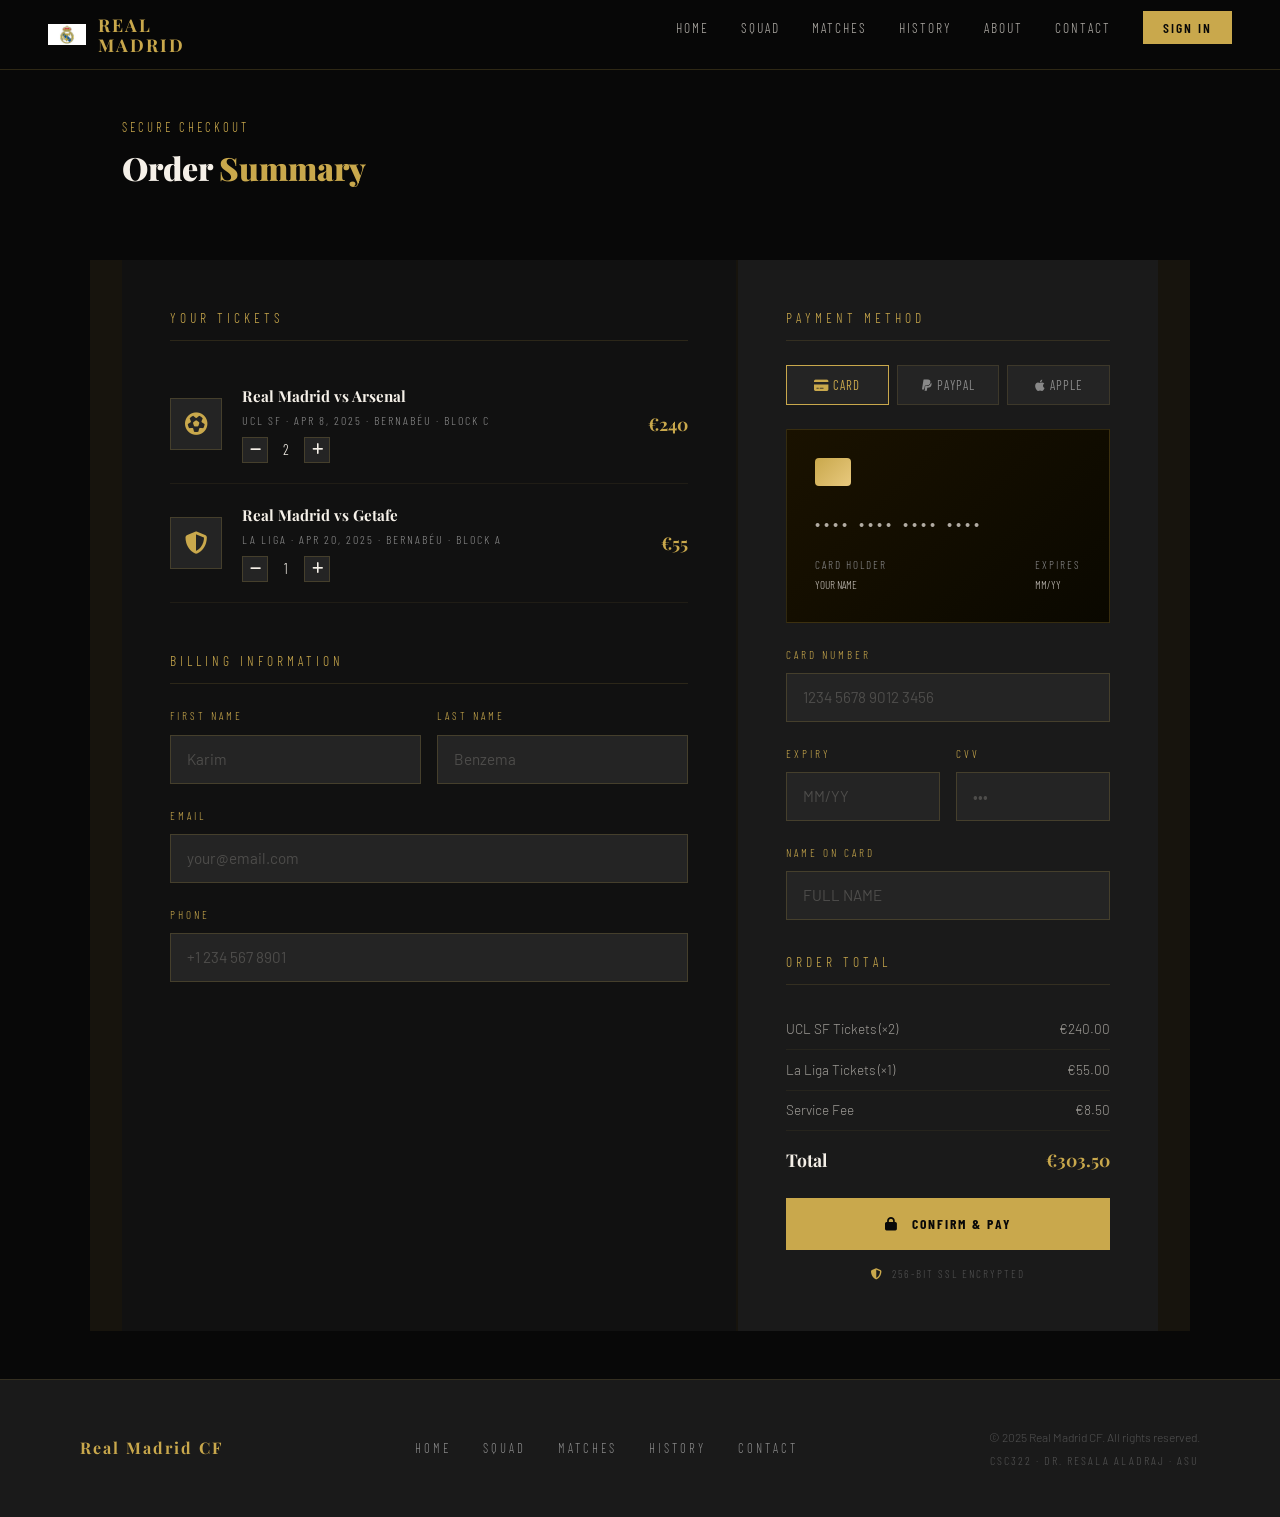
<file: payment.html>
<!DOCTYPE html>
<html lang="en">
<head>
  <meta charset="UTF-8"/>
  <meta name="viewport" content="width=device-width, initial-scale=1.0"/>
  <title>Real Madrid CF — Checkout</title>
  <link href="https://cdn.jsdelivr.net/npm/bootstrap@5.3.3/dist/css/bootstrap.min.css" rel="stylesheet"/>
  <link href="https://fonts.googleapis.com/css2?family=Playfair+Display:wght@700;900&family=Barlow:wght@300;400;600&family=Barlow+Condensed:wght@700;900&display=swap" rel="stylesheet"/>
  <link rel="stylesheet" href="https://cdnjs.cloudflare.com/ajax/libs/font-awesome/6.5.0/css/all.min.css"/>
  <link rel="stylesheet" href="css/style.css"/>
  <style>
    .checkout-page { padding-top:70px; min-height:100vh; background:var(--black); }
    .checkout-layout { display:grid; grid-template-columns:1fr 420px; gap:2px; background:rgba(201,168,76,0.08); max-width:1100px; margin:3rem auto; padding:0 2rem; }
    .checkout-left { background:var(--dark); padding:3rem; }
    .checkout-right { background:var(--dark-2); padding:3rem; }
    .checkout-section-title { font-family:'Barlow Condensed',sans-serif; font-size:0.85rem; letter-spacing:4px; text-transform:uppercase; color:var(--gold); margin-bottom:1.5rem; padding-bottom:0.75rem; border-bottom:1px solid rgba(201,168,76,0.15); }
    .ticket-item { display:flex; align-items:center; gap:1.25rem; padding:1.25rem 0; border-bottom:1px solid rgba(201,168,76,0.08); }
    .ticket-icon { width:52px; height:52px; flex-shrink:0; background:var(--dark-3); border:1px solid rgba(201,168,76,0.2); display:flex; align-items:center; justify-content:center; font-size:1.4rem; color:var(--gold); }
    .ticket-info { flex:1; }
    .ticket-name { font-family:'Playfair Display',serif; font-size:0.95rem; font-weight:700; margin-bottom:0.2rem; }
    .ticket-meta { font-family:'Barlow Condensed',sans-serif; font-size:0.75rem; letter-spacing:2px; text-transform:uppercase; color:var(--muted); }
    .ticket-price { font-family:'Playfair Display',serif; font-size:1.1rem; font-weight:700; color:var(--gold); }
    .qty-control { display:flex; align-items:center; gap:0.5rem; margin-top:0.5rem; }
    .qty-btn { width:26px; height:26px; background:var(--dark-3); border:1px solid rgba(201,168,76,0.2); color:var(--white); font-size:0.8rem; cursor:pointer; display:flex; align-items:center; justify-content:center; transition:all 0.2s; }
    .qty-btn:hover { background:var(--gold); border-color:var(--gold); color:var(--black); }
    .qty-val { font-family:'Barlow Condensed',sans-serif; font-size:0.9rem; min-width:20px; text-align:center; }
  </style>
</head>
<body>
<nav>
  <a class="nav-logo" href="index.html">
    <img src="images/realmadrid.jpg" alt="Real Madrid" class="nav-logo-img"/>
    <div class="nav-brand">Real<br>Madrid</div>
  </a>
  <ul class="nav-links">
    <li><a href="index.html">Home</a></li>
    <li><a href="squad.html">Squad</a></li>
    <li><a href="matches.html" >Matches</a></li>
    <li><a href="history.html">History</a></li>
    <li><a href="about.html">About</a></li>
    <li><a href="contact.html">Contact</a></li>
    <li><a href="login.html" class="nav-cta">Sign In</a></li>
  </ul>
</nav>
<div class="rm-toast" id="toast"><div class="toast-title" id="toast-title"></div><div class="toast-msg" id="toast-msg"></div></div>

<div class="checkout-page">
  <div style="max-width:1100px;margin:0 auto;padding:3rem 2rem 1rem;">
    <p class="section-eyebrow">Secure Checkout</p>
    <h1 class="section-title" style="font-size:2rem;">Order <span>Summary</span></h1>
  </div>
  <div class="checkout-layout">
    <!-- LEFT -->
    <div class="checkout-left">
      <div class="checkout-section-title">Your Tickets</div>
      <div class="ticket-item">
        <div class="ticket-icon"><i class="fas fa-futbol"></i></div>
        <div class="ticket-info">
          <div class="ticket-name">Real Madrid vs Arsenal</div>
          <div class="ticket-meta">UCL SF · Apr 8, 2025 · Bernabéu · Block C</div>
          <div class="qty-control">
            <button class="qty-btn" onclick="changeQty('q1',-1)"><i class="fas fa-minus"></i></button>
            <span class="qty-val" id="q1">2</span>
            <button class="qty-btn" onclick="changeQty('q1',1)"><i class="fas fa-plus"></i></button>
          </div>
        </div>
        <div class="ticket-price" id="p1">€240</div>
      </div>
      <div class="ticket-item">
        <div class="ticket-icon"><i class="fas fa-shield-alt"></i></div>
        <div class="ticket-info">
          <div class="ticket-name">Real Madrid vs Getafe</div>
          <div class="ticket-meta">La Liga · Apr 20, 2025 · Bernabéu · Block A</div>
          <div class="qty-control">
            <button class="qty-btn" onclick="changeQty('q2',-1)"><i class="fas fa-minus"></i></button>
            <span class="qty-val" id="q2">1</span>
            <button class="qty-btn" onclick="changeQty('q2',1)"><i class="fas fa-plus"></i></button>
          </div>
        </div>
        <div class="ticket-price" id="p2">€55</div>
      </div>
      <div style="margin-top:3rem;">
        <div class="checkout-section-title">Billing Information</div>
        <div style="display:grid;grid-template-columns:1fr 1fr;gap:1rem;">
          <div class="form-group"><label class="form-label">First Name</label><input type="text" class="form-input" placeholder="Karim" id="b-fname"/></div>
          <div class="form-group"><label class="form-label">Last Name</label><input type="text" class="form-input" placeholder="Benzema" id="b-lname"/></div>
        </div>
        <div class="form-group"><label class="form-label">Email</label><input type="email" class="form-input" placeholder="your@email.com" id="b-email"/></div>
        <div class="form-group"><label class="form-label">Phone</label><input type="tel" class="form-input" placeholder="+1 234 567 8901" id="b-phone"/></div>
      </div>
    </div>

    <!-- RIGHT -->
    <div class="checkout-right">
      <div class="checkout-section-title">Payment Method</div>
      <div style="display:flex;gap:0.5rem;margin-bottom:1.5rem;">
        <button class="pay-method active" id="pm-card" onclick="selectPayment('card')" style="flex:1;padding:0.6rem;background:var(--dark-3);border:1px solid var(--gold);color:var(--gold);font-family:'Barlow Condensed',sans-serif;font-size:0.8rem;letter-spacing:1px;text-transform:uppercase;cursor:pointer;">
          <i class="fas fa-credit-card"></i> Card
        </button>
        <button class="pay-method" id="pm-paypal" onclick="selectPayment('paypal')" style="flex:1;padding:0.6rem;background:var(--dark-3);border:1px solid rgba(201,168,76,0.15);color:var(--muted);font-family:'Barlow Condensed',sans-serif;font-size:0.8rem;letter-spacing:1px;text-transform:uppercase;cursor:pointer;">
          <i class="fab fa-paypal"></i> PayPal
        </button>
        <button class="pay-method" id="pm-apple" onclick="selectPayment('apple')" style="flex:1;padding:0.6rem;background:var(--dark-3);border:1px solid rgba(201,168,76,0.15);color:var(--muted);font-family:'Barlow Condensed',sans-serif;font-size:0.8rem;letter-spacing:1px;text-transform:uppercase;cursor:pointer;">
          <i class="fab fa-apple"></i> Apple
        </button>
      </div>
      <div id="card-form">
        <!-- Card preview -->
        <div style="background:linear-gradient(135deg,#1a1200,#0a0800);border:1px solid rgba(201,168,76,0.2);padding:1.75rem;margin-bottom:1.5rem;position:relative;overflow:hidden;">
          <div style="width:36px;height:28px;background:linear-gradient(135deg,var(--gold),var(--gold-light));border-radius:4px;margin-bottom:1.5rem;"></div>
          <div style="font-family:'Barlow Condensed',sans-serif;font-size:1.1rem;letter-spacing:4px;color:rgba(245,240,232,0.7);margin-bottom:1.25rem;" id="card-num-display">•••• •••• •••• ••••</div>
          <div style="display:flex;justify-content:space-between;font-family:'Barlow Condensed',sans-serif;font-size:0.7rem;">
            <div><div style="color:var(--muted);letter-spacing:2px;text-transform:uppercase;margin-bottom:0.2rem;">Card Holder</div><div style="color:rgba(245,240,232,0.8);" id="card-name-display">YOUR NAME</div></div>
            <div><div style="color:var(--muted);letter-spacing:2px;text-transform:uppercase;margin-bottom:0.2rem;">Expires</div><div style="color:rgba(245,240,232,0.8);" id="card-exp-display">MM/YY</div></div>
          </div>
        </div>
        <div class="form-group"><label class="form-label">Card Number</label><input type="text" class="form-input" placeholder="1234 5678 9012 3456" id="card-num" maxlength="19" oninput="formatCard(this);$('#card-num-display').text(this.value||'•••• •••• •••• ••••')"/></div>
        <div style="display:grid;grid-template-columns:1fr 1fr;gap:1rem;">
          <div class="form-group"><label class="form-label">Expiry</label><input type="text" class="form-input" placeholder="MM/YY" id="card-exp" maxlength="5" oninput="$('#card-exp-display').text(this.value||'MM/YY')"/></div>
          <div class="form-group"><label class="form-label">CVV</label><input type="password" class="form-input" placeholder="•••" maxlength="3" id="card-cvv"/></div>
        </div>
        <div class="form-group"><label class="form-label">Name on Card</label><input type="text" class="form-input" placeholder="FULL NAME" id="card-name" oninput="$('#card-name-display').text(this.value.toUpperCase()||'YOUR NAME')"/></div>
      </div>
      <div style="margin-top:2rem;">
        <div class="checkout-section-title">Order Total</div>
        <div style="display:flex;justify-content:space-between;padding:0.6rem 0;font-size:0.85rem;color:rgba(245,240,232,0.6);border-bottom:1px solid rgba(201,168,76,0.07);"><span>UCL SF Tickets (×<span id="s-q1">2</span>)</span><span id="s-p1">€240.00</span></div>
        <div style="display:flex;justify-content:space-between;padding:0.6rem 0;font-size:0.85rem;color:rgba(245,240,232,0.6);border-bottom:1px solid rgba(201,168,76,0.07);"><span>La Liga Tickets (×<span id="s-q2">1</span>)</span><span id="s-p2">€55.00</span></div>
        <div style="display:flex;justify-content:space-between;padding:0.6rem 0;font-size:0.85rem;color:rgba(245,240,232,0.6);border-bottom:1px solid rgba(201,168,76,0.07);"><span>Service Fee</span><span>€8.50</span></div>
        <div style="display:flex;justify-content:space-between;padding:1rem 0 0;font-family:'Playfair Display',serif;font-size:1.1rem;font-weight:700;"><span>Total</span><span style="color:var(--gold);" id="s-total">€303.50</span></div>
      </div>
      <button class="btn-gold" style="width:100%;padding:16px;margin-top:1.5rem;" onclick="handlePayment()">
        <i class="fas fa-lock" style="margin-right:0.5rem;"></i> Confirm & Pay
      </button>
      <div style="display:flex;align-items:center;gap:0.5rem;justify-content:center;margin-top:1rem;font-family:'Barlow Condensed',sans-serif;font-size:0.7rem;letter-spacing:2px;text-transform:uppercase;color:rgba(136,136,136,0.5);">
        <i class="fas fa-shield-alt" style="color:var(--gold);"></i> 256-bit SSL Encrypted
      </div>
    </div>
  </div>
</div>

<footer>
  <div class="footer-brand">Real Madrid CF</div>
  <div class="footer-links">
    <a href="index.html">Home</a><a href="squad.html">Squad</a>
    <a href="matches.html">Matches</a><a href="history.html">History</a><a href="contact.html">Contact</a>
  </div>
  <div>
    <div class="footer-copy">© 2025 Real Madrid CF. All rights reserved.</div>
    <div class="footer-project">CSC322 · Dr. Resala AlAdraj · ASU</div>
  </div>
</footer>

<script src="https://cdn.jsdelivr.net/npm/bootstrap@5.3.3/dist/js/bootstrap.bundle.min.js"></script>
<script src="https://code.jquery.com/jquery-3.7.1.min.js"></script>
<script src="js/main.js"></script>
<script>
const PRICES = { q1: 120, q2: 55 };

function changeQty(id, delta) {
  let val = Math.max(1, parseInt($('#' + id).text()) + delta);
  $('#' + id).text(val);
  const price = PRICES[id] * val;
  $('#p' + id.slice(1)).text('€' + price);
  $('#s-q' + id.slice(1)).text(val);
  $('#s-p' + id.slice(1)).text('€' + price.toFixed(2));
  updateTotal();
}

function updateTotal() {
  const total = (parseInt($('#q1').text()) * PRICES.q1) + (parseInt($('#q2').text()) * PRICES.q2) + 8.50;
  $('#s-total').text('€' + total.toFixed(2));
}

function selectPayment(method) {
  $('.pay-method').css({ 'border-color': 'rgba(201,168,76,0.15)', 'color': 'var(--muted)' });
  $('#pm-' + method).css({ 'border-color': 'var(--gold)', 'color': 'var(--gold)' });
  $('#card-form').toggle(method === 'card');
}

function formatCard(input) {
  let val = input.value.replace(/\D/g, '').substring(0, 16);
  input.value = val.replace(/(.{4})/g, '$1 ').trim();
}

function handlePayment() {
  const fname = $('#b-fname').val().trim();
  const email = $('#b-email').val().trim();
  if (!fname || !email) { showToast('Error', 'Please fill in billing info.'); return; }
  const isCard = $('#card-form').is(':visible');
  if (isCard) {
    if (!$('#card-num').val().trim() || !$('#card-exp').val().trim() || !$('#card-cvv').val().trim()) {
      showToast('Error', 'Please complete card details.'); return;
    }
  }
  showToast('Payment Successful!', 'Your tickets are confirmed. Hala Madrid!');
  setTimeout(() => { window.location.href = 'index.html'; }, 2000);
}

$(document).ready(updateTotal);
</script>
</body>
</html>
</file>
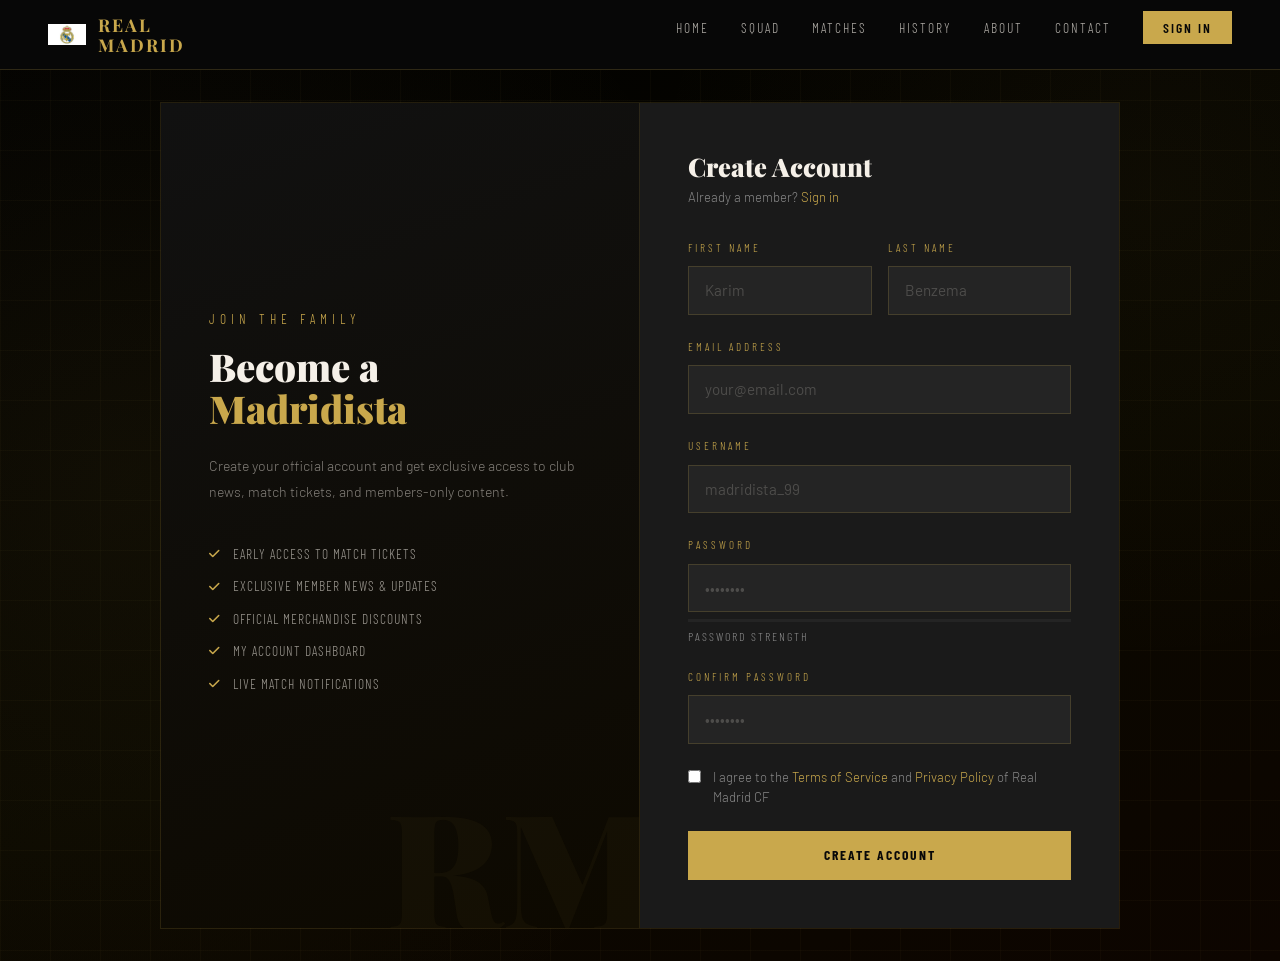
<file: register.html>
<!DOCTYPE html>
<html lang="en">
<head>
  <meta charset="UTF-8"/>
  <meta name="viewport" content="width=device-width, initial-scale=1.0"/>
  <title>Real Madrid CF — Register</title>
  <link href="https://cdn.jsdelivr.net/npm/bootstrap@5.3.3/dist/css/bootstrap.min.css" rel="stylesheet"/>
  <link href="https://fonts.googleapis.com/css2?family=Playfair+Display:wght@700;900&family=Barlow:wght@300;400;600&family=Barlow+Condensed:wght@700;900&display=swap" rel="stylesheet"/>
  <link rel="stylesheet" href="https://cdnjs.cloudflare.com/ajax/libs/font-awesome/6.5.0/css/all.min.css"/>
  <link rel="stylesheet" href="css/style.css"/>
  <style>
    .register-page { padding-top:70px; min-height:100vh; background:linear-gradient(160deg,#000 0%,#0a0800 60%,#0d0500 100%); display:flex; align-items:center; justify-content:center; position:relative; overflow:hidden; }
    .register-page::before { content:''; position:absolute; inset:0; background: radial-gradient(ellipse 50% 70% at 10% 50%,rgba(201,168,76,0.06),transparent), radial-gradient(ellipse 40% 50% at 90% 20%,rgba(201,168,76,0.04),transparent); }
    .register-grid-bg { position:absolute; inset:0; pointer-events:none; background-image: linear-gradient(rgba(201,168,76,0.03) 1px,transparent 1px), linear-gradient(90deg,rgba(201,168,76,0.03) 1px,transparent 1px); background-size:50px 50px; }
    .register-layout { position:relative; z-index:2; display:grid; grid-template-columns:1fr 1fr; max-width:960px; width:100%; margin:2rem; border:1px solid rgba(201,168,76,0.15); }
    .register-side { background:linear-gradient(160deg,#111 0%,#0d0900 100%); padding:4rem 3rem; display:flex; flex-direction:column; justify-content:center; border-right:1px solid rgba(201,168,76,0.15); position:relative; overflow:hidden; }
    .register-side::after { content:'RM'; position:absolute; bottom:-1rem; right:-1rem; font-family:'Playfair Display',serif; font-size:10rem; font-weight:900; color:rgba(201,168,76,0.04); line-height:1; pointer-events:none; }
    .register-side-eyebrow { font-family:'Barlow Condensed',sans-serif; font-size:0.85rem; letter-spacing:5px; text-transform:uppercase; color:var(--gold); margin-bottom:1rem; }
    .register-side-title { font-family:'Playfair Display',serif; font-size:2.4rem; font-weight:900; line-height:1.1; margin-bottom:1.5rem; }
    .register-side-title span { color:var(--gold); }
    .register-side-text { font-size:0.88rem; color:rgba(245,240,232,0.5); line-height:1.8; margin-bottom:2.5rem; }
    .register-perks { list-style:none; padding:0; }
    .register-perks li { display:flex; align-items:center; gap:0.75rem; font-size:0.85rem; color:rgba(245,240,232,0.6); margin-bottom:0.75rem; font-family:'Barlow Condensed',sans-serif; letter-spacing:1px; text-transform:uppercase; }
    .register-perks li i { color:var(--gold); font-size:0.75rem; }
    .register-form-wrap { background:var(--dark-2); padding:3rem; }
    .register-form-title { font-family:'Playfair Display',serif; font-size:1.6rem; font-weight:900; margin-bottom:0.4rem; }
    .register-form-sub { font-size:0.82rem; color:var(--muted); margin-bottom:2rem; }
    .form-row { display:grid; grid-template-columns:1fr 1fr; gap:1rem; }
    .strength-bar { height:3px; background:var(--dark-3); margin-top:0.4rem; overflow:hidden; }
    .strength-fill { height:100%; width:0%; background:var(--gold); transition:width 0.3s,background 0.3s; }
    .strength-label { font-family:'Barlow Condensed',sans-serif; font-size:0.75rem; letter-spacing:2px; text-transform:uppercase; color:var(--muted); margin-top:0.3rem; }
    .terms-check { display:flex; align-items:flex-start; gap:0.75rem; margin:1.5rem 0; }
    .terms-check input { accent-color:var(--gold); margin-top:2px; flex-shrink:0; }
    .terms-check label { font-size:0.82rem; color:var(--muted); line-height:1.5; }
    .terms-check a { color:var(--gold); text-decoration:none; }
    @media (max-width:720px) { .register-layout { grid-template-columns:1fr; } .register-side { display:none; } }
  </style>
</head>
<body>
<nav>
  <a class="nav-logo" href="index.html">
    <img src="images/realmadrid.jpg" alt="Real Madrid" class="nav-logo-img"/>
    <div class="nav-brand">Real<br>Madrid</div>
  </a>
  <ul class="nav-links">
    <li><a href="index.html">Home</a></li>
    <li><a href="squad.html">Squad</a></li>
    <li><a href="matches.html">Matches</a></li>
    <li><a href="history.html">History</a></li>
    <li><a href="about.html">About</a></li>
    <li><a href="contact.html">Contact</a></li>
    <li><a href="login.html" class="nav-cta">Sign In</a></li>
  </ul>
</nav>
<div class="rm-toast" id="toast"><div class="toast-title" id="toast-title"></div><div class="toast-msg" id="toast-msg"></div></div>
<div class="register-page">
  <div class="register-grid-bg"></div>
  <div class="register-layout">
    <div class="register-side">
      <p class="register-side-eyebrow">Join the Family</p>
      <h2 class="register-side-title">Become a<br><span>Madridista</span></h2>
      <p class="register-side-text">Create your official account and get exclusive access to club news, match tickets, and members-only content.</p>
      <ul class="register-perks">
        <li><i class="fas fa-check"></i> Early access to match tickets</li>
        <li><i class="fas fa-check"></i> Exclusive member news & updates</li>
        <li><i class="fas fa-check"></i> Official merchandise discounts</li>
        <li><i class="fas fa-check"></i> My Account dashboard</li>
        <li><i class="fas fa-check"></i> Live match notifications</li>
      </ul>
    </div>
    <div class="register-form-wrap">
      <h2 class="register-form-title">Create Account</h2>
      <p class="register-form-sub">Already a member? <a href="login.html" style="color:var(--gold);text-decoration:none;">Sign in</a></p>
      <div class="form-row">
        <div class="form-group"><label class="form-label">First Name</label><input type="text" class="form-input" placeholder="Karim" id="reg-fname"/></div>
        <div class="form-group"><label class="form-label">Last Name</label><input type="text" class="form-input" placeholder="Benzema" id="reg-lname"/></div>
      </div>
      <div class="form-group"><label class="form-label">Email Address</label><input type="email" class="form-input" placeholder="your@email.com" id="reg-email"/></div>
      <div class="form-group"><label class="form-label">Username</label><input type="text" class="form-input" placeholder="madridista_99" id="reg-user"/></div>
      <div class="form-group">
        <label class="form-label">Password</label>
        <input type="password" class="form-input" placeholder="••••••••" id="reg-pass" oninput="checkStrength(this.value)"/>
        <div class="strength-bar"><div class="strength-fill" id="strength-fill"></div></div>
        <div class="strength-label" id="strength-label">Password strength</div>
      </div>
      <div class="form-group"><label class="form-label">Confirm Password</label><input type="password" class="form-input" placeholder="••••••••" id="reg-confirm"/></div>
      <div class="terms-check">
        <input type="checkbox" id="terms"/>
        <label for="terms">I agree to the <a href="#">Terms of Service</a> and <a href="#">Privacy Policy</a> of Real Madrid CF</label>
      </div>
      <button class="btn-gold" style="width:100%;padding:14px;" onclick="handleRegister()">Create Account</button>
    </div>
  </div>
</div>
<script src="https://cdn.jsdelivr.net/npm/bootstrap@5.3.3/dist/js/bootstrap.bundle.min.js"></script>
<script src="https://code.jquery.com/jquery-3.7.1.min.js"></script>
<script src="js/main.js"></script>
<script>
function checkStrength(val) {
  let score = 0;
  if (val.length >= 8) score++;
  if (/[A-Z]/.test(val)) score++;
  if (/[0-9]/.test(val)) score++;
  if (/[^A-Za-z0-9]/.test(val)) score++;
  const map = [{w:'0%',bg:'var(--gold)',txt:'Password strength'},{w:'25%',bg:'#e74c3c',txt:'Weak'},{w:'50%',bg:'#f39c12',txt:'Fair'},{w:'75%',bg:'#f1c40f',txt:'Good'},{w:'100%',bg:'#2ecc71',txt:'Strong'}];
  $('#strength-fill').css({width:map[score].w,background:map[score].bg});
  $('#strength-label').text(map[score].txt);
}
function handleRegister() {
  const fname=$('#reg-fname').val().trim(), lname=$('#reg-lname').val().trim();
  const email=$('#reg-email').val().trim(), user=$('#reg-user').val().trim();
  const pass=$('#reg-pass').val().trim(), confirm=$('#reg-confirm').val().trim();
  if (!fname||!lname||!email||!user||!pass||!confirm){showToast('Error','Please fill in all fields.');return;}
  if (pass!==confirm){showToast('Error','Passwords do not match.');return;}
  if (!$('#terms').is(':checked')){showToast('Error','Please accept the terms.');return;}
  showToast('Welcome!','Account created. Hala Madrid!');
  setTimeout(()=>{window.location.href='login.html';},1800);
}
</script>
</body>
</html>
</file>
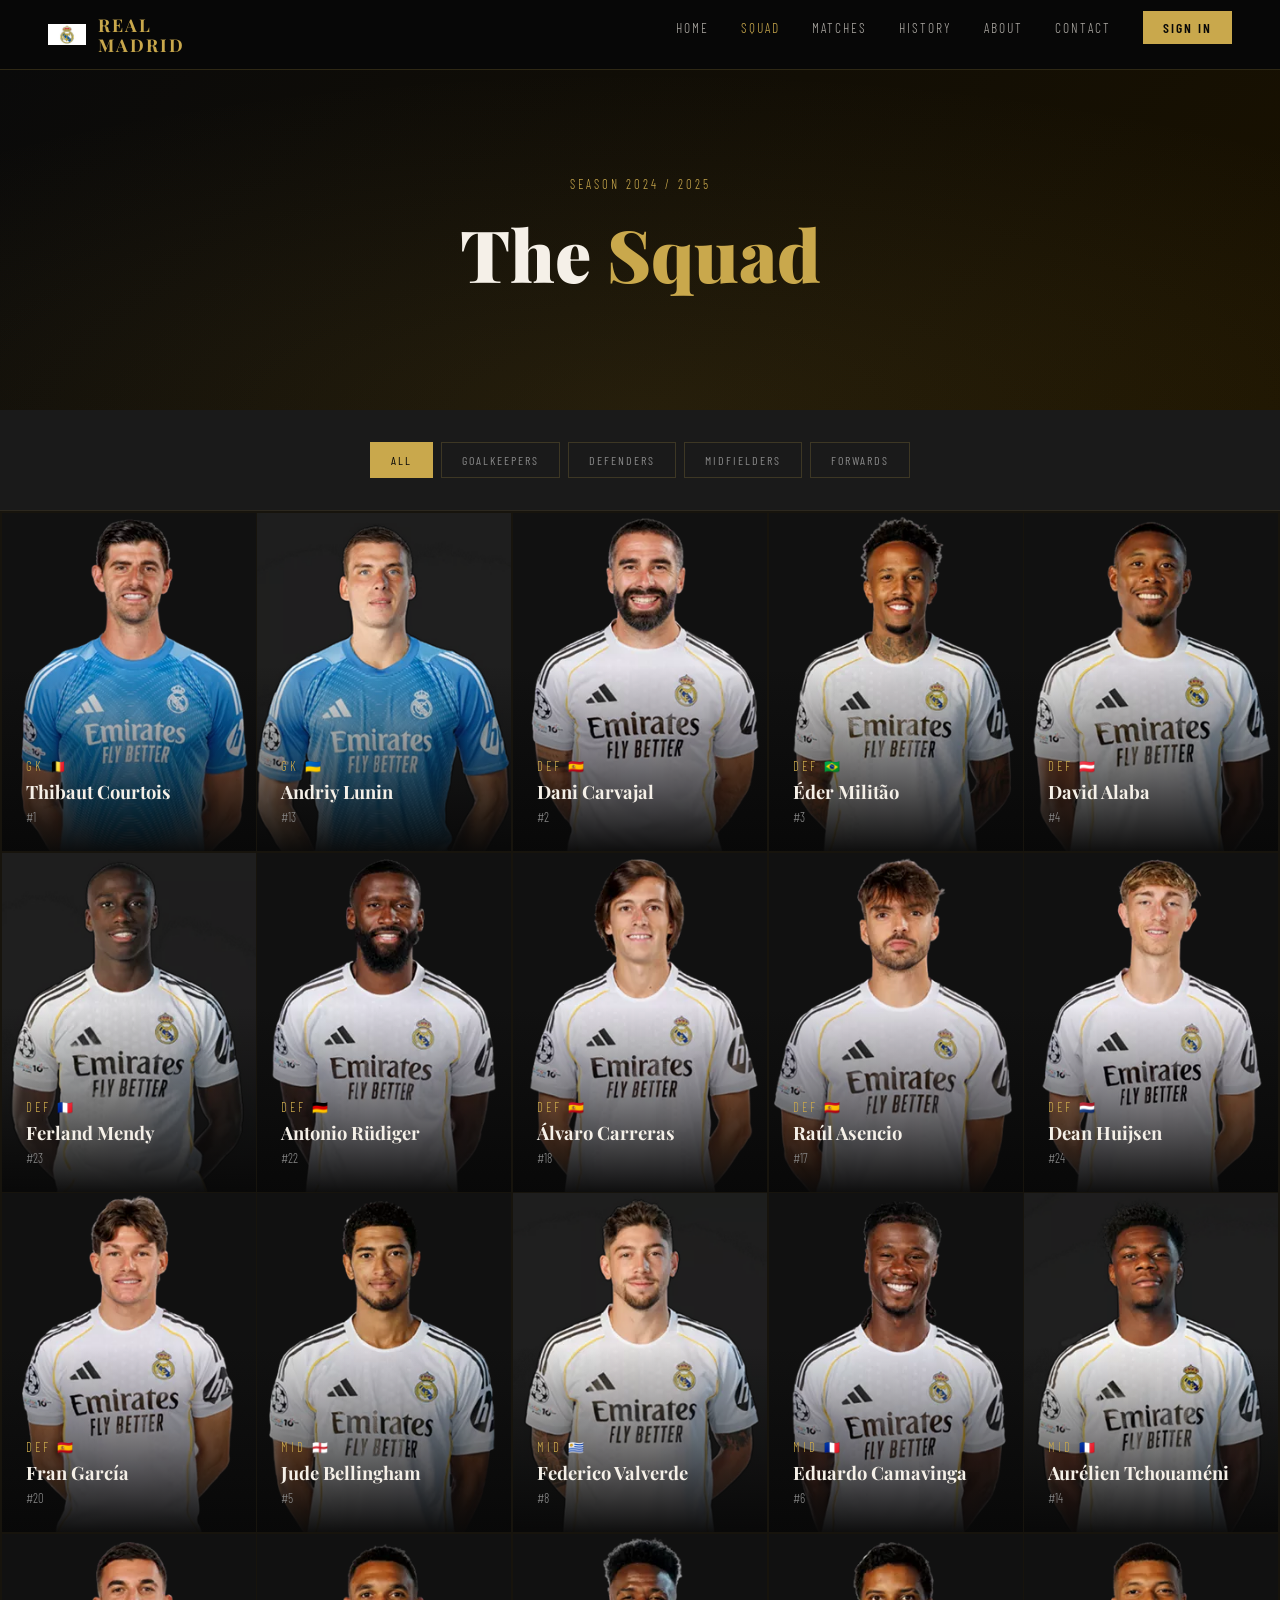
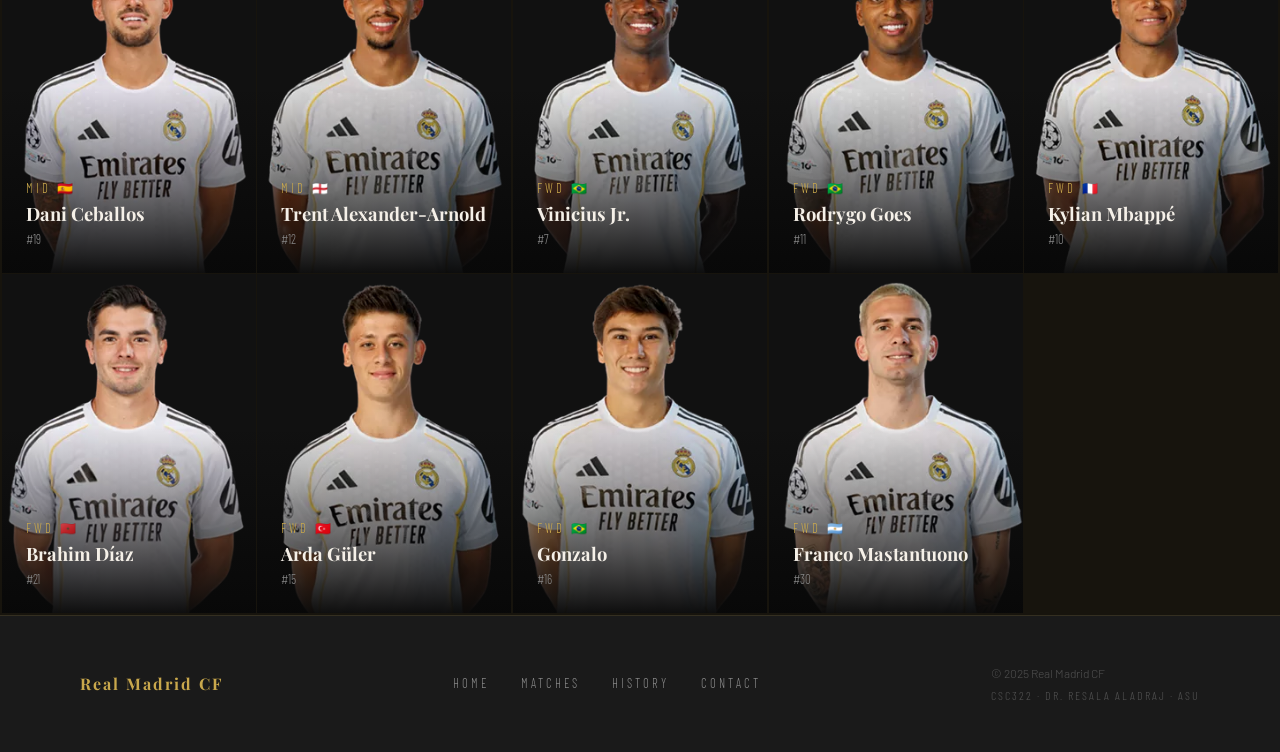
<file: squad.html>
<!DOCTYPE html>
<html lang="en">
<head>
  <meta charset="UTF-8"/>
  <meta name="viewport" content="width=device-width, initial-scale=1.0"/>
  <title>Real Madrid CF — Squad</title>
  <link href="https://cdn.jsdelivr.net/npm/bootstrap@5.3.3/dist/css/bootstrap.min.css" rel="stylesheet"/>
  <link href="https://fonts.googleapis.com/css2?family=Playfair+Display:wght@700;900&family=Barlow:wght@300;400;600&family=Barlow+Condensed:wght@700;900&display=swap" rel="stylesheet"/>
  <link rel="stylesheet" href="https://cdnjs.cloudflare.com/ajax/libs/font-awesome/6.5.0/css/all.min.css"/>
  <link rel="stylesheet" href="css/style.css"/>
</head>
<body>
<nav>
  <a class="nav-logo" href="index.html">
    <img src="images/realmadrid.jpg" alt="Real Madrid" class="nav-logo-img"/>
    <div class="nav-brand">Real<br>Madrid</div>
  </a>
  <ul class="nav-links">
    <li><a href="index.html">Home</a></li>
    <li><a href="squad.html" class="active-link">Squad</a></li>
    <li><a href="matches.html">Matches</a></li>
    <li><a href="history.html">History</a></li>
    <li><a href="about.html">About</a></li>
    <li><a href="contact.html">Contact</a></li>
    <li><a href="login.html" class="nav-cta">Sign In</a></li>
  </ul>
</nav>
<div style="padding-top:70px;">
  <div class="page-hero">
    <p class="page-hero-sub">Season 2024 / 2025</p>
    <h1 class="page-hero-title">The <span style="color:var(--gold)">Squad</span></h1>
  </div>
  <div class="filter-bar">
    <button class="filter-btn active" onclick="filterPlayers('all',this)">All</button>
    <button class="filter-btn" onclick="filterPlayers('GK',this)">Goalkeepers</button>
    <button class="filter-btn" onclick="filterPlayers('DEF',this)">Defenders</button>
    <button class="filter-btn" onclick="filterPlayers('MID',this)">Midfielders</button>
    <button class="filter-btn" onclick="filterPlayers('FWD',this)">Forwards</button>
  </div>
  <div class="squad-grid" id="squad-grid"></div>
</div>
<footer>
  <div class="footer-brand">Real Madrid CF</div>
  <div class="footer-links">
    <a href="index.html">Home</a><a href="matches.html">Matches</a>
    <a href="history.html">History</a><a href="contact.html">Contact</a>
  </div>
  <div>
    <div class="footer-copy">© 2025 Real Madrid CF</div>
    <div class="footer-project">CSC322 · Dr. Resala AlAdraj · ASU</div>
  </div>
</footer>
<script src="https://cdn.jsdelivr.net/npm/bootstrap@5.3.3/dist/js/bootstrap.bundle.min.js"></script>
<script src="https://code.jquery.com/jquery-3.7.1.min.js"></script>
<script src="js/main.js"></script>
</body>
</html>
</file>
<file: css/style.css>
:root {
  --gold: #C9A84C;
  --gold-light: #e8c97e;
  --black: #080808;
  --dark: #111111;
  --dark-2: #1a1a1a;
  --dark-3: #242424;
  --white: #F5F0E8;
  --muted: #888;
  --rm-purple: #1a0033;
}

* { margin: 0; padding: 0; box-sizing: border-box; }

html { scroll-behavior: smooth; }

body {
  background: var(--black);
  color: var(--white);
  font-family: 'Barlow', sans-serif;
  font-weight: 300;
  overflow-x: hidden;
}

/* ── PAGES ── */
.page { display: none; min-height: 100vh; }
.page.active { display: block; }

/* ── NAVBAR ── */
nav {
  position: fixed; top: 0; left: 0; right: 0; z-index: 1000;
  display: flex; align-items: center; justify-content: space-between;
  padding: 0 3rem;
  height: 70px;
  background: rgba(8,8,8,0.95);
  border-bottom: 1px solid rgba(201,168,76,0.2);
  backdrop-filter: blur(10px);
}

.nav-logo {
  display: flex; align-items: center; gap: 12px; cursor: pointer;
  text-decoration: none;
}

.nav-logo svg { width: 38px; height: 38px; }

.nav-brand {
  font-family: 'Playfair Display', serif;
  font-size: 1.1rem;
  font-weight: 700;
  color: var(--gold);
  letter-spacing: 2px;
  text-transform: uppercase;
  line-height: 1.1;
}

.nav-links {
  display: flex; gap: 2rem; list-style: none;
}

.nav-links a {
  color: var(--white);
  text-decoration: none;
  font-family: 'Barlow Condensed', sans-serif;
  font-size: 0.85rem;
  letter-spacing: 2px;
  text-transform: uppercase;
  opacity: 0.7;
  transition: opacity 0.2s, color 0.2s;
  cursor: pointer;
}

.nav-links a:hover,
.nav-links a.active-link { opacity: 1; color: var(--gold); }

.nav-cta {
  background: var(--gold);
  color: var(--black) !important;
  padding: 8px 20px;
  opacity: 1 !important;
  font-weight: 600 !important;
  transition: background 0.2s !important;
}

.nav-cta:hover { background: var(--gold-light) !important; }

/* ══ HOME PAGE ══ */
#home { padding-top: 70px; }

.hero {
  position: relative;
  height: calc(100vh - 70px);
  background: linear-gradient(135deg, #000 0%, #0d0d1a 50%, #1a1000 100%);
  display: flex; align-items: center;
  overflow: hidden;
}

.hero::before {
  content: '';
  position: absolute; inset: 0;
  background:
    radial-gradient(ellipse 60% 80% at 70% 50%, rgba(201,168,76,0.08) 0%, transparent 70%),
    radial-gradient(ellipse 40% 60% at 20% 80%, rgba(201,168,76,0.04) 0%, transparent 60%);
}

.hero-grid {
  position: absolute; inset: 0;
  background-image:
    linear-gradient(rgba(201,168,76,0.04) 1px, transparent 1px),
    linear-gradient(90deg, rgba(201,168,76,0.04) 1px, transparent 1px);
  background-size: 60px 60px;
}

.hero-number {
  position: absolute;
  right: -2rem;
  font-family: 'Barlow Condensed', sans-serif;
  font-size: clamp(12rem, 30vw, 22rem);
  font-weight: 900;
  color: rgba(201,168,76,0.04);
  line-height: 1;
  user-select: none;
  pointer-events: none;
}

.hero-content {
  position: relative; z-index: 2;
  padding: 0 5rem;
  max-width: 750px;
}

.hero-eyebrow {
  font-family: 'Barlow Condensed', sans-serif;
  font-size: 0.8rem;
  letter-spacing: 6px;
  text-transform: uppercase;
  color: var(--gold);
  margin-bottom: 1.5rem;
  opacity: 0;
  animation: fadeUp 0.8s 0.2s forwards;
}

.hero-title {
  font-family: 'Playfair Display', serif;
  font-size: clamp(3.5rem, 7vw, 6rem);
  font-weight: 900;
  line-height: 1.0;
  margin-bottom: 1.5rem;
  opacity: 0;
  animation: fadeUp 0.8s 0.4s forwards;
}

.hero-title span { color: var(--gold); }

.hero-sub {
  font-size: 1.05rem;
  font-weight: 300;
  color: rgba(245,240,232,0.6);
  line-height: 1.7;
  max-width: 480px;
  margin-bottom: 2.5rem;
  opacity: 0;
  animation: fadeUp 0.8s 0.6s forwards;
}

.hero-actions {
  display: flex; gap: 1rem; flex-wrap: wrap;
  opacity: 0;
  animation: fadeUp 0.8s 0.8s forwards;
}

.btn-gold {
  background: var(--gold);
  color: var(--black);
  border: none;
  padding: 14px 36px;
  font-family: 'Barlow Condensed', sans-serif;
  font-size: 0.85rem;
  letter-spacing: 2px;
  text-transform: uppercase;
  font-weight: 700;
  cursor: pointer;
  transition: background 0.2s, transform 0.2s;
}

.btn-gold:hover { background: var(--gold-light); transform: translateY(-2px); }

.btn-outline-gold {
  background: transparent;
  color: var(--gold);
  border: 1px solid var(--gold);
  padding: 13px 36px;
  font-family: 'Barlow Condensed', sans-serif;
  font-size: 0.85rem;
  letter-spacing: 2px;
  text-transform: uppercase;
  font-weight: 700;
  cursor: pointer;
  transition: background 0.2s, color 0.2s, transform 0.2s;
}

.btn-outline-gold:hover {
  background: var(--gold);
  color: var(--black);
  transform: translateY(-2px);
}

/* Stats bar */
.stats-bar {
  background: var(--dark-2);
  border-top: 1px solid rgba(201,168,76,0.2);
  border-bottom: 1px solid rgba(201,168,76,0.2);
  padding: 2.5rem 5rem;
  display: flex; gap: 0; align-items: center;
}

.stat-item {
  flex: 1;
  text-align: center;
  padding: 0 2rem;
  border-right: 1px solid rgba(201,168,76,0.15);
}

.stat-item:last-child { border-right: none; }

.stat-number {
  font-family: 'Playfair Display', serif;
  font-size: 2.8rem;
  font-weight: 900;
  color: var(--gold);
  line-height: 1;
}

.stat-label {
  font-family: 'Barlow Condensed', sans-serif;
  font-size: 0.75rem;
  letter-spacing: 3px;
  text-transform: uppercase;
  color: var(--muted);
  margin-top: 0.4rem;
}

/* News section */
.section-title {
  font-family: 'Playfair Display', serif;
  font-size: clamp(2rem, 4vw, 3rem);
  font-weight: 900;
  margin-bottom: 0.5rem;
}

.section-title span { color: var(--gold); }

.section-eyebrow {
  font-family: 'Barlow Condensed', sans-serif;
  font-size: 0.75rem;
  letter-spacing: 4px;
  text-transform: uppercase;
  color: var(--gold);
  margin-bottom: 0.75rem;
}

.news-grid {
  display: grid;
  grid-template-columns: 2fr 1fr 1fr;
  gap: 1.5px;
  background: rgba(201,168,76,0.1);
  margin-top: 3rem;
}

.news-card {
  background: var(--dark);
  overflow: hidden;
  cursor: pointer;
  position: relative;
}

.news-card:hover .news-img { transform: scale(1.05); }
.news-card:hover .news-overlay { opacity: 1; }

.news-img-wrap { overflow: hidden; height: 260px; }
.news-card:first-child .news-img-wrap { height: 100%; }

.news-img {
  width: 100%; height: 100%;
  object-fit: cover;
  transition: transform 0.6s ease;
  background: var(--dark-3);
}

.news-img.placeholder {
  display: flex; align-items: center; justify-content: center;
  font-size: 3rem; color: rgba(201,168,76,0.2);
}

.news-body { padding: 1.5rem; }

.news-tag {
  font-family: 'Barlow Condensed', sans-serif;
  font-size: 0.7rem;
  letter-spacing: 3px;
  text-transform: uppercase;
  color: var(--gold);
  margin-bottom: 0.5rem;
}

.news-title {
  font-family: 'Playfair Display', serif;
  font-size: 1.1rem;
  font-weight: 700;
  line-height: 1.3;
  color: var(--white);
}

.news-card:first-child .news-title { font-size: 1.6rem; }

.news-date {
  font-size: 0.75rem;
  color: var(--muted);
  margin-top: 0.75rem;
}

.section { padding: 6rem 5rem; }

@keyframes fadeUp {
  from { opacity: 0; transform: translateY(30px); }
  to   { opacity: 1; transform: translateY(0); }
}

/* ══ SQUAD PAGE ══ */
#squad { padding-top: 70px; }

.page-hero {
  height: 340px;
  background: linear-gradient(135deg, #0a0a0a 0%, #1a1200 100%);
  display: flex; flex-direction: column; align-items: center; justify-content: center;
  text-align: center;
  position: relative; overflow: hidden;
}

.page-hero::before {
  content: '';
  position: absolute; inset: 0;
  background: radial-gradient(ellipse 80% 100% at 50% 100%, rgba(201,168,76,0.1), transparent);
}

.page-hero-title {
  font-family: 'Playfair Display', serif;
  font-size: clamp(2.5rem, 6vw, 4.5rem);
  font-weight: 900;
  position: relative;
}

.page-hero-sub {
  font-family: 'Barlow Condensed', sans-serif;
  font-size: 0.8rem;
  letter-spacing: 5px;
  text-transform: uppercase;
  color: var(--gold);
  margin-bottom: 1rem;
}

.filter-bar {
  display: flex; gap: 0.5rem; justify-content: center;
  padding: 2rem 5rem;
  background: var(--dark-2);
  border-bottom: 1px solid rgba(201,168,76,0.1);
  flex-wrap: wrap;
}

.filter-btn {
  background: transparent;
  color: var(--muted);
  border: 1px solid rgba(201,168,76,0.2);
  padding: 8px 20px;
  font-family: 'Barlow Condensed', sans-serif;
  font-size: 0.75rem;
  letter-spacing: 2px;
  text-transform: uppercase;
  cursor: pointer;
  transition: all 0.2s;
}

.filter-btn:hover,
.filter-btn.active {
  background: var(--gold);
  color: var(--black);
  border-color: var(--gold);
}

.squad-grid {
  display: grid;
  grid-template-columns: repeat(auto-fill, minmax(220px, 1fr));
  gap: 1.5px;
  background: rgba(201,168,76,0.08);
  padding: 1.5px;
}

.player-card {
  background: var(--dark);
  position: relative;
  overflow: hidden;
  cursor: pointer;
  aspect-ratio: 3/4;
  display: flex; flex-direction: column; justify-content: flex-end;
}

.player-bg {
  position: absolute; inset: 0;
  background: linear-gradient(160deg, var(--dark-3), var(--dark));
  display: flex; align-items: center; justify-content: center;
}

.player-num-bg {
  font-family: 'Barlow Condensed', sans-serif;
  font-size: 8rem;
  font-weight: 900;
  color: rgba(201,168,76,0.06);
  position: absolute;
  top: 50%; left: 50%;
  transform: translate(-50%, -50%);
  user-select: none;
}

.player-icon {
  font-size: 5rem;
  color: rgba(201,168,76,0.15);
  z-index: 1;
}

.player-overlay {
  position: absolute; inset: 0;
  background: linear-gradient(to top, rgba(8,8,8,0.97) 0%, transparent 55%);
}

.player-info {
  position: relative; z-index: 2;
  padding: 1.5rem;
}

.player-pos {
  font-family: 'Barlow Condensed', sans-serif;
  font-size: 0.65rem;
  letter-spacing: 3px;
  text-transform: uppercase;
  color: var(--gold);
  margin-bottom: 0.3rem;
}

.player-name {
  font-family: 'Playfair Display', serif;
  font-size: 1.15rem;
  font-weight: 700;
  line-height: 1.2;
}

.player-number {
  font-family: 'Barlow Condensed', sans-serif;
  font-size: 0.8rem;
  color: var(--muted);
  margin-top: 0.3rem;
}

.player-card::after {
  content: '';
  position: absolute; inset: 0;
  border: 1px solid transparent;
  transition: border-color 0.3s;
}

.player-card:hover::after { border-color: var(--gold); }

/* ══ MATCHES PAGE ══ */
#matches { padding-top: 70px; }

.match-tabs {
  display: flex; gap: 0;
  border-bottom: 1px solid rgba(201,168,76,0.2);
  padding: 0 5rem;
  background: var(--dark);
}

.match-tab {
  padding: 1.2rem 2rem;
  font-family: 'Barlow Condensed', sans-serif;
  font-size: 0.8rem;
  letter-spacing: 3px;
  text-transform: uppercase;
  color: var(--muted);
  cursor: pointer;
  border-bottom: 2px solid transparent;
  transition: all 0.2s;
}

.match-tab.active { color: var(--gold); border-bottom-color: var(--gold); }

.matches-list { padding: 3rem 5rem; }

.match-card {
  background: var(--dark-2);
  border: 1px solid rgba(201,168,76,0.1);
  padding: 2rem 2.5rem;
  margin-bottom: 1px;
  display: grid;
  grid-template-columns: 1fr auto 1fr auto;
  align-items: center;
  gap: 2rem;
  transition: border-color 0.2s, background 0.2s;
  cursor: pointer;
}

.match-card:hover {
  border-color: rgba(201,168,76,0.4);
  background: var(--dark-3);
}

.match-team {
  display: flex; align-items: center; gap: 1rem;
}

.match-team.away { flex-direction: row-reverse; text-align: right; }

.team-logo {
  width: 48px; height: 48px;
  border-radius: 50%;
  background: var(--dark-3);
  display: flex; align-items: center; justify-content: center;
  font-size: 1.4rem;
  flex-shrink: 0;
  border: 1px solid rgba(201,168,76,0.2);
}

.team-name {
  font-family: 'Playfair Display', serif;
  font-size: 1.05rem;
  font-weight: 700;
}

.team-league {
  font-size: 0.72rem;
  color: var(--muted);
  font-family: 'Barlow Condensed', sans-serif;
  letter-spacing: 2px;
  text-transform: uppercase;
}

.match-score {
  text-align: center;
  min-width: 120px;
}

.score-display {
  font-family: 'Playfair Display', serif;
  font-size: 2.2rem;
  font-weight: 900;
  color: var(--gold);
  line-height: 1;
}

.score-vs {
  font-family: 'Barlow Condensed', sans-serif;
  font-size: 2rem;
  font-weight: 700;
  color: rgba(201,168,76,0.3);
  line-height: 1;
}

.match-meta {
  text-align: center;
  min-width: 140px;
}

.match-comp {
  font-family: 'Barlow Condensed', sans-serif;
  font-size: 0.65rem;
  letter-spacing: 3px;
  text-transform: uppercase;
  color: var(--gold);
  margin-bottom: 0.3rem;
}

.match-date {
  font-size: 0.85rem;
  color: var(--muted);
}

.match-venue {
  font-size: 0.75rem;
  color: rgba(245,240,232,0.35);
  margin-top: 0.2rem;
}

.result-badge {
  font-family: 'Barlow Condensed', sans-serif;
  font-size: 0.7rem;
  letter-spacing: 2px;
  text-transform: uppercase;
  padding: 3px 10px;
  margin-top: 0.5rem;
  display: inline-block;
}

.result-badge.win { background: rgba(39,174,96,0.15); color: #2ecc71; }
.result-badge.draw { background: rgba(241,196,15,0.15); color: #f1c40f; }
.result-badge.upcoming { background: rgba(201,168,76,0.1); color: var(--gold); }

/* ══ LOGIN PAGE ══ */
#login {
  padding-top: 70px;
  min-height: 100vh;
  background: linear-gradient(135deg, #000 0%, #0a0800 100%);
  display: flex; align-items: center; justify-content: center;
  position: relative;
}

#login::before {
  content: '';
  position: absolute; inset: 0;
  background: radial-gradient(ellipse 60% 60% at 50% 50%, rgba(201,168,76,0.05), transparent);
}

.login-wrap {
  position: relative; z-index: 2;
  width: 100%; max-width: 440px;
  padding: 2rem;
}

.login-logo { text-align: center; margin-bottom: 2.5rem; }

.login-logo-text {
  font-family: 'Playfair Display', serif;
  font-size: 1.4rem;
  font-weight: 900;
  color: var(--gold);
  letter-spacing: 3px;
  text-transform: uppercase;
  margin-top: 0.75rem;
}

.login-box {
  background: var(--dark-2);
  border: 1px solid rgba(201,168,76,0.2);
  padding: 3rem;
}

.login-title {
  font-family: 'Playfair Display', serif;
  font-size: 1.8rem;
  font-weight: 900;
  margin-bottom: 0.5rem;
}

.login-sub {
  font-size: 0.85rem;
  color: var(--muted);
  margin-bottom: 2.5rem;
}

.form-group { margin-bottom: 1.5rem; }

.form-label {
  display: block;
  font-family: 'Barlow Condensed', sans-serif;
  font-size: 0.7rem;
  letter-spacing: 3px;
  text-transform: uppercase;
  color: var(--gold);
  margin-bottom: 0.6rem;
}

.form-input {
  width: 100%;
  background: var(--dark-3);
  border: 1px solid rgba(201,168,76,0.2);
  color: var(--white);
  padding: 12px 16px;
  font-family: 'Barlow', sans-serif;
  font-size: 0.95rem;
  outline: none;
  transition: border-color 0.2s;
}

.form-input:focus { border-color: var(--gold); }
.form-input::placeholder { color: rgba(245,240,232,0.2); }

.form-check-group {
  display: flex; align-items: center; justify-content: space-between;
  margin-bottom: 2rem;
}

.form-check { display: flex; align-items: center; gap: 0.5rem; }
.form-check input[type="checkbox"] { accent-color: var(--gold); }

.form-check label {
  font-size: 0.8rem;
  color: var(--muted);
  cursor: pointer;
}

.forgot-link {
  font-size: 0.8rem;
  color: var(--gold);
  text-decoration: none;
  cursor: pointer;
}

.forgot-link:hover { color: var(--gold-light); }

.login-divider {
  text-align: center;
  margin: 1.5rem 0;
  position: relative;
  color: var(--muted);
  font-size: 0.75rem;
}

.login-divider::before, .login-divider::after {
  content: '';
  position: absolute;
  top: 50%;
  width: 38%;
  height: 1px;
  background: rgba(201,168,76,0.15);
}

.login-divider::before { left: 0; }
.login-divider::after { right: 0; }

.social-btns { display: flex; gap: 0.75rem; }

.social-btn {
  flex: 1;
  background: var(--dark-3);
  border: 1px solid rgba(201,168,76,0.15);
  color: var(--white);
  padding: 10px;
  display: flex; align-items: center; justify-content: center; gap: 0.5rem;
  font-family: 'Barlow', sans-serif;
  font-size: 0.8rem;
  cursor: pointer;
  transition: border-color 0.2s;
}

.social-btn:hover { border-color: var(--gold); }

.register-link {
  text-align: center;
  margin-top: 2rem;
  font-size: 0.82rem;
  color: var(--muted);
}

.register-link a {
  color: var(--gold);
  text-decoration: none;
  cursor: pointer;
}

/* ══ CONTACT PAGE ══ */
#contact { padding-top: 70px; }

.contact-layout {
  display: grid;
  grid-template-columns: 1fr 1fr;
  min-height: calc(100vh - 70px - 340px);
}

.contact-info {
  background: var(--dark-2);
  padding: 5rem;
  border-right: 1px solid rgba(201,168,76,0.1);
}

.contact-form-wrap { padding: 5rem; }

.contact-item {
  display: flex; align-items: flex-start; gap: 1.5rem;
  margin-bottom: 2.5rem;
}

.contact-icon {
  width: 44px; height: 44px;
  border: 1px solid rgba(201,168,76,0.3);
  display: flex; align-items: center; justify-content: center;
  color: var(--gold);
  font-size: 1rem;
  flex-shrink: 0;
}

.contact-item-label {
  font-family: 'Barlow Condensed', sans-serif;
  font-size: 0.65rem;
  letter-spacing: 3px;
  text-transform: uppercase;
  color: var(--gold);
  margin-bottom: 0.3rem;
}

.contact-item-text {
  font-size: 0.9rem;
  color: rgba(245,240,232,0.7);
  line-height: 1.5;
}

.social-icons {
  display: flex; gap: 1rem;
  margin-top: 3rem;
}

.social-icon {
  width: 40px; height: 40px;
  border: 1px solid rgba(201,168,76,0.2);
  display: flex; align-items: center; justify-content: center;
  color: var(--muted);
  font-size: 0.9rem;
  cursor: pointer;
  transition: all 0.2s;
  text-decoration: none;
}

.social-icon:hover {
  background: var(--gold);
  color: var(--black);
  border-color: var(--gold);
}

.textarea-input {
  width: 100%;
  background: var(--dark-3);
  border: 1px solid rgba(201,168,76,0.2);
  color: var(--white);
  padding: 12px 16px;
  font-family: 'Barlow', sans-serif;
  font-size: 0.95rem;
  outline: none;
  transition: border-color 0.2s;
  resize: vertical;
  min-height: 130px;
}

.textarea-input:focus { border-color: var(--gold); }
.textarea-input::placeholder { color: rgba(245,240,232,0.2); }

/* ══ FOOTER ══ */
footer {
  background: var(--dark-2);
  border-top: 1px solid rgba(201,168,76,0.15);
  padding: 3rem 5rem;
  display: flex;
  align-items: center; justify-content: space-between;
}

.footer-brand {
  font-family: 'Playfair Display', serif;
  font-size: 1rem;
  font-weight: 700;
  color: var(--gold);
  letter-spacing: 2px;
}

.footer-links { display: flex; gap: 2rem; }

.footer-links a {
  font-family: 'Barlow Condensed', sans-serif;
  font-size: 0.7rem;
  letter-spacing: 2px;
  text-transform: uppercase;
  color: var(--muted);
  text-decoration: none;
  cursor: pointer;
  transition: color 0.2s;
}

.footer-links a:hover { color: var(--gold); }

.footer-copy {
  font-size: 0.75rem;
  color: rgba(136,136,136,0.5);
}

/* ══ TOAST ══ */
.rm-toast {
  position: fixed;
  top: 90px; right: 2rem;
  background: var(--dark-2);
  border: 1px solid var(--gold);
  border-left: 4px solid var(--gold);
  padding: 1rem 1.5rem;
  min-width: 260px;
  z-index: 9999;
  display: none;
  animation: slideIn 0.3s ease;
}

.rm-toast.show { display: block; }

.toast-title {
  font-family: 'Barlow Condensed', sans-serif;
  font-size: 0.75rem;
  letter-spacing: 2px;
  text-transform: uppercase;
  color: var(--gold);
  margin-bottom: 0.3rem;
}

.toast-msg { font-size: 0.85rem; color: var(--white); }

@keyframes slideIn {
  from { opacity: 0; transform: translateX(20px); }
  to   { opacity: 1; transform: translateX(0); }
}

/* ══ RESPONSIVE ══ */
@media (max-width: 900px) {
  nav { padding: 0 1.5rem; }
  .nav-links { display: none; }
  .hero-content { padding: 0 2rem; }
  .stats-bar { padding: 2rem; flex-wrap: wrap; }
  .section { padding: 4rem 2rem; }
  .news-grid { grid-template-columns: 1fr; }
  .matches-list { padding: 2rem 1.5rem; }
  .match-card { grid-template-columns: 1fr; text-align: center; }
  .match-team.away { flex-direction: row; text-align: left; }
  .contact-layout { grid-template-columns: 1fr; }
  .contact-info { padding: 3rem 2rem; }
  .contact-form-wrap { padding: 3rem 2rem; }
  footer { flex-direction: column; gap: 1.5rem; text-align: center; }
  .filter-bar { padding: 1.5rem; }
  .login-box { padding: 2rem; }
}

/* ── PLAYER PHOTO (squad cards) ── */
.player-photo-wrap {
  position: absolute; inset: 0;
  overflow: hidden;
}

.player-photo {
  width: 100%; height: 100%;
  object-fit: cover;
  object-position: top center;
  transition: transform 0.6s ease;
  display: block;
}

.player-card:hover .player-photo { transform: scale(1.05); }

.player-photo-fallback {
  width: 100%; height: 100%;
  background: linear-gradient(160deg, var(--dark-3), var(--dark));
  align-items: center; justify-content: center;
}

.player-photo-fallback .player-num-bg {
  font-family: 'Barlow Condensed', sans-serif;
  font-size: 8rem; font-weight: 900;
  color: rgba(201,168,76,0.08);
  user-select: none;
}
/* ── EYEBROW / LABEL FONT SIZE FIX ── */
.section-eyebrow,
.page-hero-sub,
.match-comp,
.news-tag,
.player-pos,
.stat-label,
.footer-links a,
.team-id,
.uni-label {
  font-size: 0.8rem !important;
  letter-spacing: 3px;
}

/* ── FOOTER PROJECT DETAIL ── */
.footer-project {
  font-family: 'Barlow Condensed', sans-serif;
  font-size: 0.75rem;
  letter-spacing: 2px;
  text-transform: uppercase;
  color: rgba(136,136,136,0.5);
  text-align: center;
  margin-top: 0.3rem;
}

/* ── HERO BG IMAGE ── */
.hero-bg-img {
  position: absolute; inset: 0;
  background: url('images/squad.jpg') center center / cover no-repeat;
  opacity: 0.08;
  pointer-events: none;
}

/* ── NEWS CARD REAL IMAGES ── */
.news-img-real {
  width: 100%; height: 100%;
  object-fit: cover;
  transition: transform 0.6s ease;
  display: block;
}
.news-card:hover .news-img-real { transform: scale(1.05); }

/* ── BUY TICKET BUTTON ── */
.btn-ticket {
  background: transparent;
  color: var(--gold);
  border: 1px solid var(--gold);
  padding: 6px 16px;
  font-family: 'Barlow Condensed', sans-serif;
  font-size: 0.72rem;
  letter-spacing: 2px;
  text-transform: uppercase;
  cursor: pointer;
  text-decoration: none;
  display: inline-block;
  transition: background 0.2s, color 0.2s;
  margin-top: 0.5rem;
}
.btn-ticket:hover { background: var(--gold); color: var(--black); }

/* ── NAV LOGO IMG ── */
.nav-logo-img {
  width: 38px; height: 38px;
  object-fit: contain;
}
</file>
